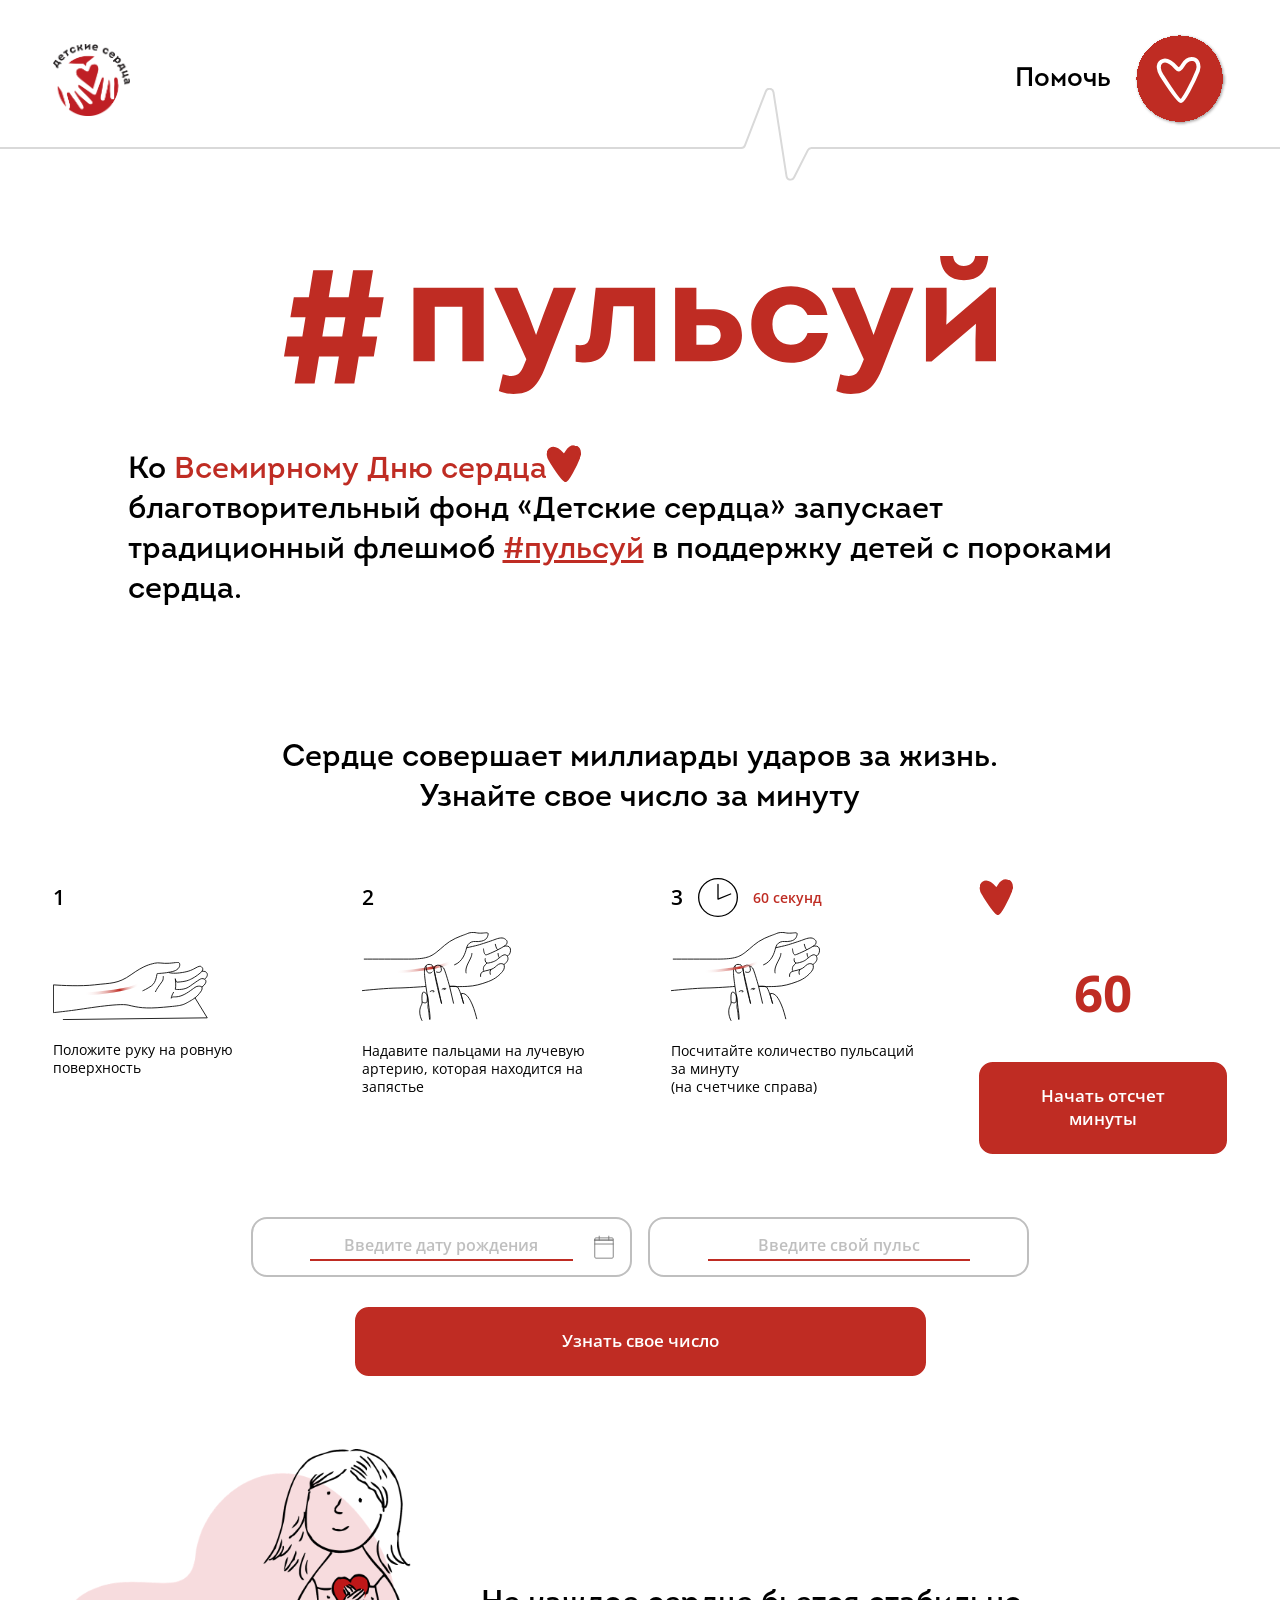
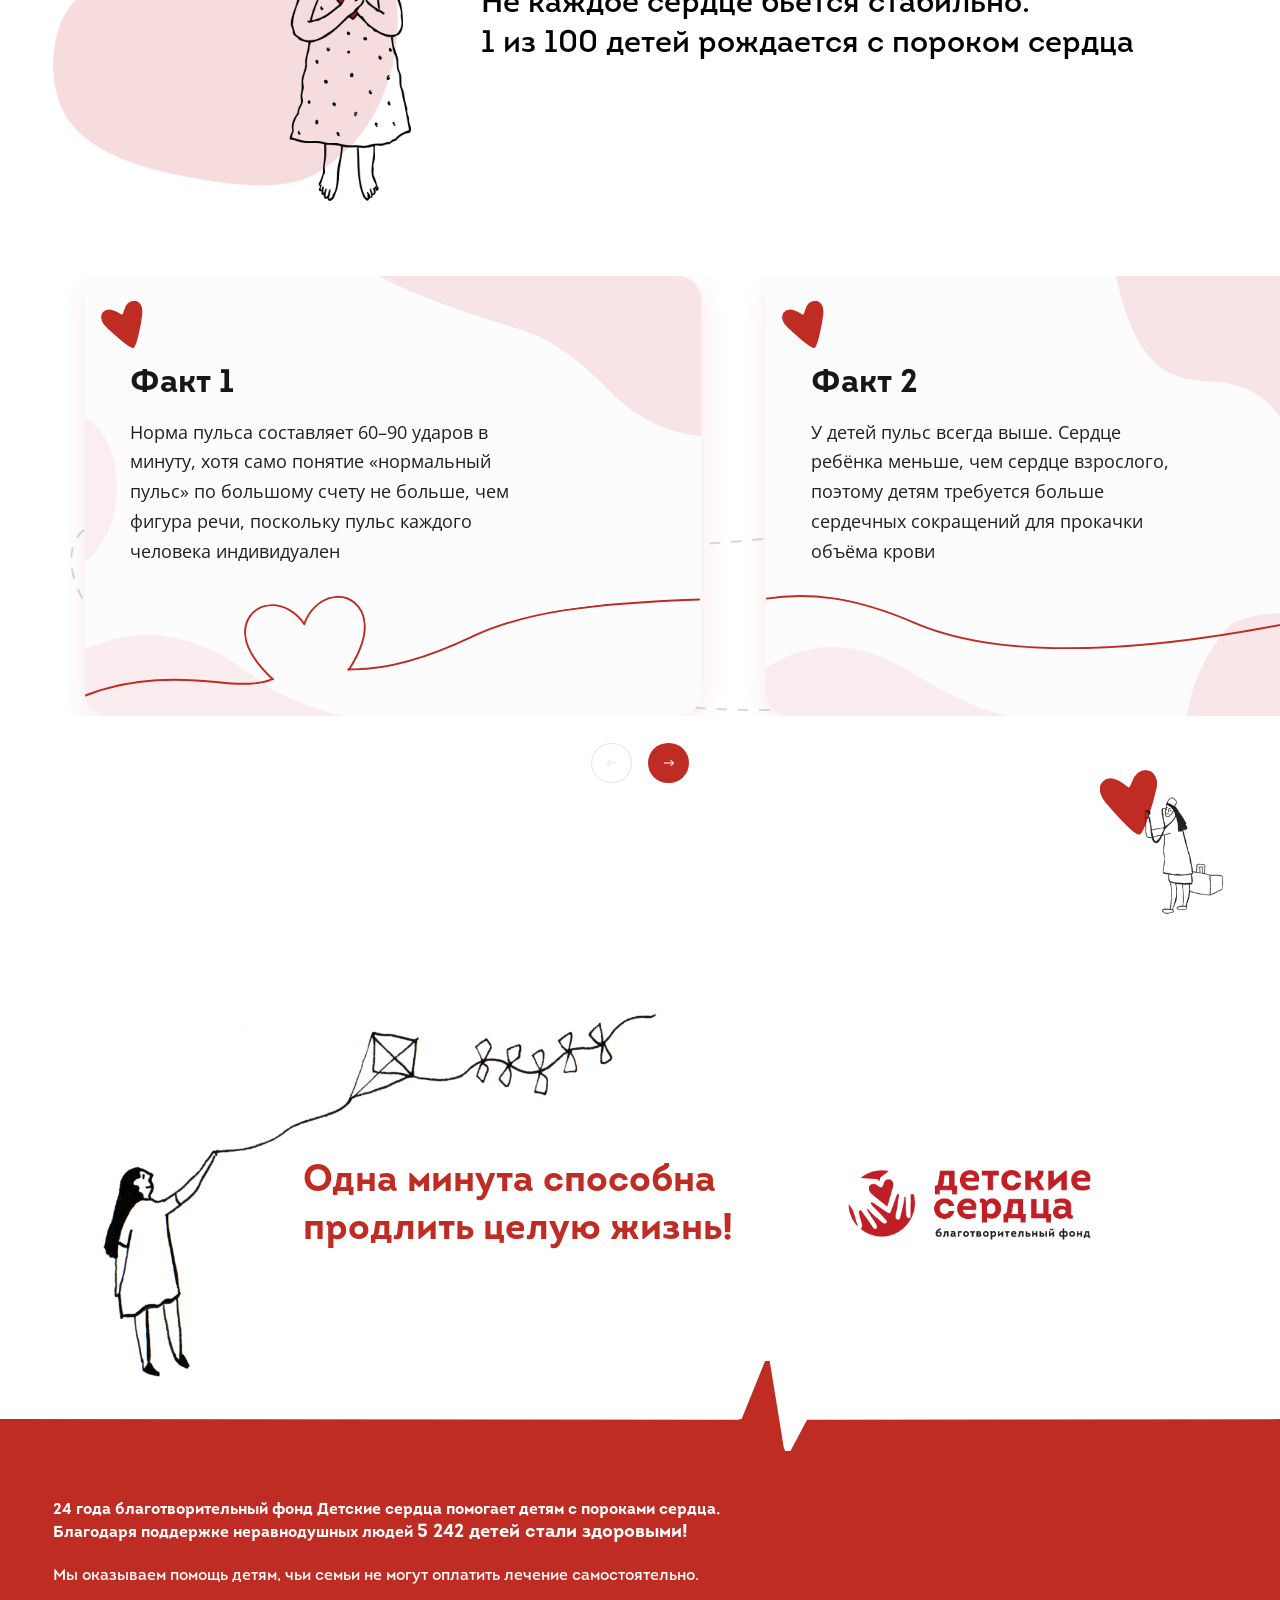
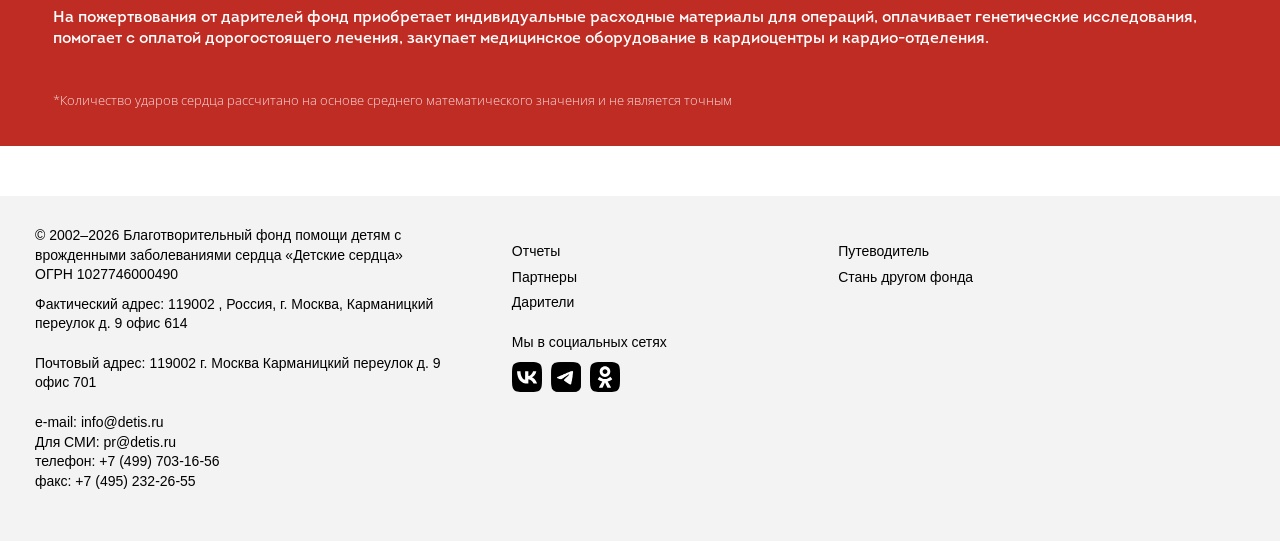
<file: index.html>
<!doctype html>
<html lang="ru">
  <head>
    <meta charset="utf-8" />
    <meta name="viewport" content="width=device-width, initial-scale=1" />
    <title>
      #пульсуй — подари минуту своего ритма ребёнку с пороком сердца | Детские
      сердца
    </title>
    <meta
      name="description"
      content="Флешмоб #пульсуй ко Всемирному Дню сердца: узнайте свой пульс за минуту и подарите минуту его ритма ребёнку с пороком сердца. Благотворительный фонд «Детские сердца»."
    />
    <link rel="canonical" href="https://detis.ru/puls/" />
    <meta
      name="robots"
      content="index, follow, max-image-preview:large, max-snippet:-1"
    />
    <meta name="theme-color" content="#bf2c23" />

    <!-- Open Graph -->
    <meta property="og:type" content="website" />
    <meta
      property="og:site_name"
      content="Благотворительный фонд «Детские сердца»"
    />
    <meta property="og:locale" content="ru_RU" />
    <meta property="og:url" content="https://detis.ru/puls/" />
    <meta
      property="og:title"
      content="#пульсуй — подари минуту своего ритма ребёнку с пороком сердца"
    />
    <meta
      property="og:description"
      content="Флешмоб #пульсуй ко Всемирному Дню сердца: узнайте свой пульс за минуту и подарите минуту его ритма ребёнку с пороком сердца."
    />
    <meta
      property="og:image"
      content="https://detis.ru/puls/assets/og-image.jpg"
    />
    <meta property="og:image:width" content="1200" />
    <meta property="og:image:height" content="630" />
    <meta
      property="og:image:alt"
      content="Флешмоб #пульсуй — фонд «Детские сердца»"
    />

    <!-- Twitter -->
    <meta name="twitter:card" content="summary_large_image" />
    <meta
      name="twitter:title"
      content="#пульсуй — подари минуту своего ритма ребёнку с пороком сердца"
    />
    <meta
      name="twitter:description"
      content="Узнайте свой пульс за минуту и подарите минуту его ритма ребёнку с пороком сердца."
    />
    <meta
      name="twitter:image"
      content="https://detis.ru/puls/assets/og-image.jpg"
    />

    <!-- Верификация панелей вебмастеров: значения вставит команда фонда (см. README-seo.md) -->
    <!-- <meta name="google-site-verification" content="ЗАПОЛНИТЬ" /> -->
    <!-- <meta name="yandex-verification" content="ЗАПОЛНИТЬ" /> -->

    <!-- Растровые иконки добавит команда фонда (см. README-seo.md, п. A4):
    <link rel="icon" href="/favicon.ico" sizes="any" />
    <link rel="apple-touch-icon" href="assets/apple-touch-icon.png" /> -->
    <!-- Yandex.Metrika counter -->
    <script type="text/javascript">
      (function (m, e, t, r, i, k, a) {
        m[i] =
          m[i] ||
          function () {
            (m[i].a = m[i].a || []).push(arguments);
          };
        m[i].l = 1 * new Date();
        for (var j = 0; j < document.scripts.length; j++) {
          if (document.scripts[j].src === r) {
            return;
          }
        }
        ((k = e.createElement(t)),
          (a = e.getElementsByTagName(t)[0]),
          (k.async = 1),
          (k.src = r),
          a.parentNode.insertBefore(k, a));
      })(
        window,
        document,
        "script",
        "https://mc.yandex.ru/metrika/tag.js?id=112357429",
        "ym",
      );
      ym(112357429, "init", {
        ssr: true,
        webvisor: true,
        clickmap: true,
        ecommerce: "dataLayer",
        referrer: document.referrer,
        url: location.href,
        accurateTrackBounce: true,
        trackLinks: true,
      });
    </script>
    <noscript
      ><div>
        <img
          src="https://mc.yandex.ru/watch/112357429"
          style="position: absolute; left: -9999px"
          alt=""
        /></div
    ></noscript>
    <!-- /Yandex.Metrika counter -->
    <link rel="preconnect" href="https://fonts.googleapis.com" />
    <link rel="preconnect" href="https://fonts.gstatic.com" crossorigin />
    <link
      href="https://fonts.googleapis.com/css2?family=Inter:wght@400;600;700&amp;display=swap"
      rel="stylesheet"
    />
    <link rel="stylesheet" href="styles.css" />
    <script async src="https://cdn.mixplat.ru/widget/v3/widget.js"></script>
    <script
      src="https://widgets.donation.ru/wloader/2c202b1d-9f3a-443c-ae65-06a1cbe11c02/wloader.js"
      async
    ></script>
    <style type="text/css">
      #d7platformRedirector-container {
        display: none;
      }
    </style>

    <script type="application/ld+json">
      {
        "@context": "https://schema.org",
        "@graph": [
          {
            "@type": "NGO",
            "@id": "https://detis.ru/#organization",
            "name": "Благотворительный фонд помощи детям с врождёнными заболеваниями сердца «Детские сердца»",
            "alternateName": "Фонд «Детские сердца»",
            "url": "https://detis.ru/",
            "logo": "https://detis.ru/puls/assets/ds_logo.png",
            "email": "info@detis.ru",
            "telephone": "+7-499-703-16-56",
            "taxID": "7704244292",
            "vatID": "1027746000490",
            "address": {
              "@type": "PostalAddress",
              "addressCountry": "RU",
              "addressLocality": "Москва",
              "postalCode": "119002",
              "streetAddress": "Карманицкий переулок, д. 9"
            },
            "sameAs": [
              "https://vk.com/club15481908",
              "https://t.me/detis_ru",
              "https://ok.ru/group/55071932416244"
            ]
          },
          {
            "@type": "WebPage",
            "@id": "https://detis.ru/puls/#webpage",
            "url": "https://detis.ru/puls/",
            "name": "#пульсуй — подари минуту своего ритма ребёнку с пороком сердца",
            "inLanguage": "ru-RU",
            "description": "Флешмоб #пульсуй ко Всемирному Дню сердца: узнайте свой пульс за минуту и подарите минуту его ритма ребёнку с пороком сердца.",
            "isPartOf": { "@id": "https://detis.ru/#website" },
            "about": { "@id": "https://detis.ru/#organization" },
            "primaryImageOfPage": "https://detis.ru/puls/assets/og-image.jpg"
          },
          {
            "@type": "WebSite",
            "@id": "https://detis.ru/#website",
            "url": "https://detis.ru/",
            "name": "Благотворительный фонд «Детские сердца»",
            "inLanguage": "ru-RU",
            "publisher": { "@id": "https://detis.ru/#organization" }
          },
          {
            "@type": "Event",
            "name": "Флешмоб #пульсуй",
            "description": "Традиционный флешмоб фонда «Детские сердца» ко Всемирному Дню сердца в поддержку детей с пороками сердца.",
            "startDate": "2026-09-01",
            "endDate": "2026-09-30",
            "eventAttendanceMode": "https://schema.org/OnlineEventAttendanceMode",
            "eventStatus": "https://schema.org/EventScheduled",
            "url": "https://detis.ru/puls/",
            "image": "https://detis.ru/puls/assets/og-image.jpg",
            "location": {
              "@type": "VirtualLocation",
              "url": "https://detis.ru/puls/"
            },
            "organizer": { "@id": "https://detis.ru/#organization" }
          }
        ]
      }
    </script>
  </head>
  <body>
    <header class="header">
      <div class="container header__inner">
        <a class="header__logo" href="/">
          <img
            src="assets/ds_logo.png"
            alt="Благотворительный фонд «Детские сердца»"
          />
        </a>
        <a class="header__help" href="#donate">
          <span>Помочь</span>
          <img src="assets/frame7.svg" alt="" aria-hidden="true" />
        </a>
      </div>
      <img
        class="header__pulse"
        src="assets/vector39.svg"
        alt=""
        aria-hidden="true"
      />
    </header>

    <main>
      <!-- ===== Экран 1 — об акции ===== -->
      <section class="hero container" id="about">
        <h1 class="hero__title">
          <img src="assets/group23.svg" alt="" aria-hidden="true" />
          <span class="visually-hidden"
            >#пульсуй — флешмоб благотворительного фонда «Детские сердца» ко
            Всемирному Дню сердца в поддержку детей с пороками сердца</span
          >
        </h1>
        <p class="hero__lead">
          Ко <span class="accent">Всемирному Дню сердца</span
          ><img
            class="hero__heart"
            src="assets/vector66.svg"
            alt=""
            aria-hidden="true"
          /><br class="br-lg" />
          благотворительный фонд «Детские сердца» запускает традиционный флешмоб
          <a
            class="accent"
            href="https://vk.ru/feed?q=%23%D0%9F%D1%83%D0%BB%D1%8C%D1%81%D1%83%D0%B9&amp;section=search"
            target="_blank"
            rel="noopener"
            >#пульсуй</a
          >
          в поддержку детей с пороками сердца.
        </p>
        <p class="hero__sub">
          Сердце совершает миллиарды ударов за жизнь.<br class="br-lg" />
          Узнайте свое число за минуту
        </p>
      </section>

      <!-- ===== Экран 2 — инструкция, отсчёт минуты и форма ===== -->
      <section
        class="steps container"
        id="measure"
        aria-label="Как измерить пульс"
      >
        <button
          type="button"
          class="steps__toggle"
          id="steps-toggle"
          aria-expanded="false"
          aria-controls="step-1 step-2 step-3"
        >
          Как измерить пульс
          <svg
            class="steps__toggle-icon"
            width="10"
            height="6"
            viewBox="0 0 10 6"
            fill="none"
            aria-hidden="true"
          >
            <path
              d="M1 1L5 5L9 1"
              stroke="currentColor"
              stroke-width="1.5"
              stroke-linecap="round"
              stroke-linejoin="round"
            />
          </svg>
        </button>
        <ol class="steps__list">
          <li class="step step--collapsible" id="step-1">
            <div class="step__head"><span class="step__num">1</span></div>
            <div class="step__pic step__pic--1">
              <span class="step__figure"
                ><img
                  src="assets/group5.svg"
                  alt="Рука лежит на ровной поверхности"
              /></span>
            </div>
            <p class="step__text">Положите руку на ровную поверхность</p>
          </li>
          <li class="step step--collapsible" id="step-2">
            <div class="step__head"><span class="step__num">2</span></div>
            <div class="step__pic step__pic--2">
              <span class="step__figure"
                ><img
                  src="assets/group6.svg"
                  alt="Пальцы прижаты к лучевой артерии"
              /></span>
            </div>
            <p class="step__text">
              Надавите пальцами на лучевую артерию, которая находится на
              запястье
            </p>
          </li>
          <li class="step step--collapsible" id="step-3">
            <div class="step__head">
              <span class="step__num">3</span>
              <img
                class="step__clock"
                src="assets/group.svg"
                alt=""
                aria-hidden="true"
              />
              <span class="step__hint">60 секунд</span>
            </div>
            <div class="step__pic step__pic--3">
              <span class="step__figure">
                <img
                  src="assets/vector53.svg"
                  alt="Подсчёт пульсаций на запястье"
                />
                <img
                  class="step__doodle"
                  src="assets/vector52.svg"
                  alt=""
                  aria-hidden="true"
                />
              </span>
            </div>
            <p class="step__text">
              Посчитайте количество пульсаций за минуту<br />(на счетчике
              справа)
            </p>
          </li>
          <li class="step step--timer">
            <div class="step__head">
              <span class="step__num" style="background: none"
                ><img
                  class="hero__heart"
                  src="assets/vector66.svg"
                  alt=""
                  aria-hidden="true"
              /></span>
            </div>
            <p
              class="step__ring"
              id="timer-display"
              role="timer"
              aria-live="off"
            >
              <svg
                class="step__ring-svg"
                viewBox="0 0 120 120"
                aria-hidden="true"
              >
                <circle
                  class="step__ring-track"
                  cx="60"
                  cy="60"
                  r="50"
                ></circle>
                <circle
                  class="step__ring-progress"
                  cx="60"
                  cy="60"
                  r="50"
                ></circle>
              </svg>
              <span class="step__ring-value">60</span>
              <!-- Единица измерения рядом с числом — только в мобильном макете -->
              <span class="step__ring-unit">секунд</span>
            </p>
            <button class="btn" type="button" id="timer-btn" data-state="idle">
              Начать отсчет минуты
            </button>
            <button
              class="link-btn step__reset"
              type="button"
              id="timer-reset"
              hidden
            >
              Начать заново
            </button>
            <p
              class="step__status"
              id="timer-status"
              role="status"
              aria-live="polite"
            ></p>
          </li>
        </ol>

        <!-- Форма: дата рождения + пульс в покое -->
        <form class="form" id="pulse-form" novalidate>
          <div class="field-wrap">
            <div class="field field--date">
              <label class="field__label visually-hidden" for="birthday"
                >Дата рождения</label
              >
              <input
                class="field__input"
                type="text"
                id="birthday"
                name="birthday"
                placeholder="Введите дату рождения"
                inputmode="numeric"
                autocomplete="bday"
                maxlength="10"
                aria-describedby="birthday-hint birthday-error"
                required
              />
              <span class="field__picker">
                <img src="assets/calendar.svg" alt="" aria-hidden="true" />
                <!-- Нативный календарь: прозрачный input поверх иконки —
                 работает во всех мобильных браузерах без showPicker() -->
                <input
                  class="field__native"
                  type="date"
                  id="birthday-native"
                  tabindex="-1"
                  aria-label="Выбрать дату рождения в календаре"
                />
              </span>
            </div>
            <p class="field__error" id="birthday-error" role="alert"></p>
          </div>

          <div class="field-wrap">
            <div class="field field--pulse">
              <label class="field__label visually-hidden" for="pulse"
                >Пульс в покое, ударов в минуту</label
              >
              <input
                class="field__input"
                type="text"
                id="pulse"
                name="pulse"
                placeholder="Введите свой пульс"
                inputmode="numeric"
                maxlength="3"
                aria-describedby="pulse-error pulse-hint"
                required
              />
            </div>
            <p class="field__error" id="pulse-error" role="alert"></p>
          </div>

          <div class="form__submit">
            <button class="btn btn--wide" type="submit">
              Узнать свое число
            </button>
          </div>
        </form>
      </section>

      <!-- ===== Экран 3 — персональный результат ===== -->
      <section
        class="counter is-locked"
        id="result"
        aria-labelledby="result-caption"
        hidden
      >
        <p class="counter__num" id="result-number">
          <span class="counter__value">0</span>
        </p>
        <p class="counter__caption" id="result-caption">
          Столько ударов уже сделало ваше сердце<sup>*</sup>
        </p>
        <button
          class="counter__share"
          type="button"
          data-share="result"
          aria-label="Поделиться своим результатом"
        >
          <img src="assets/frame33.svg" alt="" aria-hidden="true" />
        </button>
      </section>

      <!-- ===== Кому нужна помощь ===== -->
      <section class="fact container">
        <div class="fact__pic pic">
          <img src="assets/image2.png" alt="Девочка держит в руках сердце" />
        </div>
        <div class="fact__side">
          <p class="fact__text">
            Не каждое сердце бьется стабильно.
            <br class="br-lg" />1&nbsp;из&nbsp;100 детей рождается с пороком
            сердца
          </p>
          <div class="result container is-locked" id="donate" hidden>
            <p class="result__pulse">
              Ваш пульс — <span id="donate-pulse">72 удара</span> в минуту
            </p>
            <div class="donate">
              <button
                class="donate__btn"
                type="button"
                data-minutes-step="-1"
                aria-label="Уменьшить количество минут"
              >
                <img src="assets/group18.svg" alt="" aria-hidden="true" />
              </button>
              <button class="btn donate__label" type="button" data-open-donate>
                Подарить
                <span id="donate-minutes">1 минуту</span> детскому&nbsp;сердцу
              </button>
              <button
                class="donate__btn"
                type="button"
                data-minutes-step="1"
                aria-label="Увеличить количество минут"
              >
                <img src="assets/group19.svg" alt="" aria-hidden="true" />
              </button>
            </div>
          </div>
        </div>
      </section>

      <!-- ===== Пожертвование ===== -->
      <section class="result container is-locked" style="margin-top: 8px;" id="donate">
        <!-- <div class="progress">
          <div class="progress__track">
            <div
              class="progress__bar"
              style="--value: 41.8%"
              role="progressbar"
              aria-valuenow="128541"
              aria-valuemin="0"
              aria-valuemax="307000"
            >
              <span>Собрано <b>128 541 ₽</b></span>
            </div>
          </div>
        </div> -->

        <div
          id="d3a18150-a6cb-4ad5-b962-4424a75c778f"
          data-type="mixplat-stat"
        ></div>
      </section>

      <!-- ===== Факты о сердце ===== -->
      <section class="facts" id="facts" aria-label="Факты о пульсе">
        <div class="facts__stage">
          <img
            class="facts__wave"
            src="assets/vector41.svg"
            alt=""
            aria-hidden="true"
          />
          <ul class="facts__track" id="facts-track">
            <li class="card" id="fact-1">
              <div
                class="card__deco"
                style="left: 47.669%; top: 0%; width: 52.338%; height: 36.389%"
              >
                <img src="assets/vector2.svg" alt="" />
              </div>
              <div
                class="card__deco"
                style="left: 0%; top: 32.142%; width: 5.165%; height: 32.781%"
              >
                <img src="assets/vector3.svg" alt="" />
              </div>
              <div
                class="card__deco"
                style="left: 0%; top: 81.556%; width: 41.985%; height: 18.443%"
              >
                <img src="assets/vector4.svg" alt="" />
              </div>
              <div
                class="card__deco card__rot"
                style="
                  left: -3.124%;
                  top: 72.152%;
                  width: 103.446%;
                  height: 25.813%;
                "
              >
                <img
                  src="assets/vector5.svg"
                  alt=""
                  style="
                    width: 100.433%;
                    height: 31.44%;
                    transform: rotate(-7.22deg);
                  "
                />
              </div>
              <div
                class="card__deco card__rot"
                style="
                  left: 25.453%;
                  top: 72.152%;
                  width: 20.818%;
                  height: 20.064%;
                "
              >
                <img
                  src="assets/vector6.svg"
                  alt=""
                  style="
                    width: 95.024%;
                    height: 85.783%;
                    transform: rotate(-7.22deg);
                  "
                />
              </div>
              <div
                class="card__deco card__rot"
                style="
                  left: 2.684%;
                  top: 5.785%;
                  width: 7.037%;
                  height: 10.801%;
                "
              >
                <img
                  src="assets/group1.svg"
                  alt=""
                  style="
                    width: 96.574%;
                    height: 98.05%;
                    transform: rotate(-6deg);
                  "
                />
              </div>
              <h3 class="card__title">Факт 1</h3>
              <p class="card__text">
                Норма пульса составляет 60–90 ударов в минуту, хотя само понятие
                «нормальный пульс» по большому счету не больше, чем фигура речи,
                поскольку пульс каждого человека индивидуален
              </p>
            </li>
            <li class="card" id="fact-2">
              <div
                class="card__deco"
                style="left: 56.86%; top: 0%; width: 43.147%; height: 52.289%"
              >
                <img src="assets/vector8.svg" alt="" />
              </div>
              <div
                class="card__deco"
                style="left: 0%; top: 84.301%; width: 39.414%; height: 15.699%"
              >
                <img src="assets/vector9.svg" alt="" />
              </div>
              <div
                class="card__deco"
                style="
                  left: 68.385%;
                  top: 76.671%;
                  width: 31.622%;
                  height: 23.329%;
                "
              >
                <img src="assets/vector10.svg" alt="" />
              </div>
              <div
                class="card__deco"
                style="
                  left: -2.805%;
                  top: 72.431%;
                  width: 103.66%;
                  height: 12.396%;
                "
              >
                <img src="assets/vector11.svg" alt="" />
              </div>
              <div
                class="card__deco card__rot"
                style="
                  left: 2.684%;
                  top: 5.785%;
                  width: 7.037%;
                  height: 10.801%;
                "
              >
                <img
                  src="assets/group2.svg"
                  alt=""
                  style="
                    width: 96.574%;
                    height: 98.05%;
                    transform: rotate(-6deg);
                  "
                />
              </div>
              <h3 class="card__title">Факт 2</h3>
              <p class="card__text">
                У детей пульс всегда выше. Сердце ребёнка меньше, чем сердце
                взрослого, поэтому детям требуется больше сердечных сокращений
                для прокачки объёма крови
              </p>
            </li>
            <li class="card" id="fact-3">
              <div
                class="card__deco"
                style="left: 55.225%; top: 0%; width: 44.782%; height: 47.06%"
              >
                <img src="assets/vector13.svg" alt="" />
              </div>
              <div
                class="card__deco"
                style="left: 0%; top: 82.787%; width: 37.621%; height: 17.213%"
              >
                <img src="assets/vector14.svg" alt="" />
              </div>
              <div
                class="card__deco card__rot"
                style="
                  left: 45.481%;
                  top: 59.588%;
                  width: 71.171%;
                  height: 87.377%;
                "
              >
                <img
                  src="assets/vector15.svg"
                  alt=""
                  style="
                    width: 32.5%;
                    height: 115.444%;
                    transform: rotate(-127.79deg);
                  "
                />
              </div>
              <div
                class="card__deco"
                style="
                  left: -2.809%;
                  top: 69.496%;
                  width: 106.114%;
                  height: 11.93%;
                "
              >
                <img src="assets/vector16.svg" alt="" />
              </div>
              <div
                class="card__deco card__rot"
                style="
                  left: 2.684%;
                  top: 5.785%;
                  width: 7.037%;
                  height: 10.801%;
                "
              >
                <img
                  src="assets/group3.svg"
                  alt=""
                  style="
                    width: 96.574%;
                    height: 98.05%;
                    transform: rotate(-6deg);
                  "
                />
              </div>
              <h3 class="card__title">Факт 3</h3>
              <p class="card__text">
                Для спортсмена высокой квалификации пульс 40–50 ударов в минуту
                — норма. Так работает натренированное сердце
              </p>
            </li>
            <li class="card" id="fact-4">
              <div
                class="card__deco"
                style="left: 55.687%; top: 0%; width: 44.32%; height: 34.97%"
              >
                <img src="assets/vector18.svg" alt="" />
              </div>
              <div
                class="card__deco"
                style="left: 0%; top: 77.617%; width: 43.384%; height: 22.382%"
              >
                <img src="assets/vector19.svg" alt="" />
              </div>
              <div
                class="card__deco"
                style="
                  left: 75.264%;
                  top: 70.59%;
                  width: 24.742%;
                  height: 29.41%;
                "
              >
                <img src="assets/vector20.svg" alt="" />
              </div>
              <div
                class="card__deco"
                style="
                  left: 78.354%;
                  top: 4.628%;
                  width: 22.708%;
                  height: 22.873%;
                "
              >
                <img src="assets/vector21.svg" alt="" />
              </div>
              <div
                class="card__deco"
                style="
                  left: 0.076%;
                  top: 68.824%;
                  width: 52.929%;
                  height: 13.411%;
                "
              >
                <img src="assets/vector22.svg" alt="" />
              </div>
              <div
                class="card__deco"
                style="left: 52.45%; top: 57.45%; width: 47.59%; height: 27.64%"
              >
                <img src="assets/vector23.svg" alt="" />
              </div>
              <div
                class="card__deco card__rot"
                style="
                  left: 2.684%;
                  top: 5.785%;
                  width: 7.037%;
                  height: 10.801%;
                "
              >
                <img
                  src="assets/group3.svg"
                  alt=""
                  style="
                    width: 96.574%;
                    height: 98.05%;
                    transform: rotate(-6deg);
                  "
                />
              </div>
              <h3 class="card__title">Факт 4</h3>
              <p class="card__text">
                В положении лёжа частота сердечных сокращений замедляется, а в
                положении стоя и сидя кровь движется быстрее
              </p>
            </li>
            <li class="card" id="fact-5">
              <div
                class="card__deco"
                style="left: 56.939%; top: 0%; width: 43.068%; height: 39.43%"
              >
                <img src="assets/vector25.svg" alt="" />
              </div>
              <div
                class="card__deco"
                style="
                  left: 77.103%;
                  top: 2.677%;
                  width: 23.954%;
                  height: 28.764%;
                "
              >
                <img src="assets/vector26.svg" alt="" />
              </div>
              <div
                class="card__deco"
                style="left: 0%; top: 79.167%; width: 37.08%; height: 20.833%"
              >
                <img src="assets/vector27.svg" alt="" />
              </div>
              <div
                class="card__deco"
                style="
                  left: 71.419%;
                  top: 76.47%;
                  width: 28.588%;
                  height: 23.53%;
                "
              >
                <img src="assets/vector28.svg" alt="" />
              </div>
              <div
                class="card__deco"
                style="
                  left: -2.806%;
                  top: 74.04%;
                  width: 103.894%;
                  height: 9.982%;
                "
              >
                <img src="assets/vector29.svg" alt="" />
              </div>
              <div
                class="card__deco card__rot"
                style="
                  left: 2.684%;
                  top: 5.785%;
                  width: 7.037%;
                  height: 10.801%;
                "
              >
                <img
                  src="assets/group3.svg"
                  alt=""
                  style="
                    width: 96.574%;
                    height: 98.05%;
                    transform: rotate(-6deg);
                  "
                />
              </div>
              <h3 class="card__title">Факт 5</h3>
              <p class="card__text">
                Пульс — важный показатель работы не только сердца, но и всего
                организма. Измеряйте его время от времени в спокойном состоянии.
                Это поможет вовремя заметить скрытые проблемы со здоровьем
              </p>
            </li>
          </ul>
        </div>

        <div class="facts__nav">
          <button
            class="nav-btn nav-btn--prev"
            type="button"
            aria-label="Предыдущий факт"
            data-dir="-1"
          >
            <img src="assets/arrow2.svg" alt="" aria-hidden="true" />
          </button>
          <!-- Точки-индикаторы (мобильный макет): кнопки подставляются скриптом -->
          <div class="facts__dots" id="facts-dots"></div>
          <button
            class="nav-btn nav-btn--next"
            type="button"
            aria-label="Следующий факт"
            data-dir="1"
          >
            <img src="assets/arrow1.svg" alt="" aria-hidden="true" />
          </button>

          <div class="facts__heart" aria-hidden="true">
            <img src="assets/vector65.svg" alt="" />
          </div>
          <div class="facts__girl" aria-hidden="true">
            <img src="assets/img12.png" alt="" />
          </div>
        </div>
      </section>

      <!-- ===== Персональная share-карточка ===== -->
      <section class="lifetime is-locked" id="personal-card" hidden>
        <div class="lifetime__hearts" aria-hidden="true">
          <img src="assets/heart8.png" alt="" />
          <img src="assets/heart8.png" alt="" />
          <img src="assets/heart8.png" alt="" />
          <img src="assets/heart8.png" alt="" />
          <img src="assets/heart8.png" alt="" />
          <img src="assets/heart8.png" alt="" />
          <img src="assets/heart8.png" alt="" />
          <img src="assets/heart8.png" alt="" />
        </div>
        <p class="lifetime__title">За всю жизнь мое сердце сделало</p>
        <p class="lifetime__num" id="personal-number">
          <span class="counter__value">0</span>
        </p>
        <p class="lifetime__text">
          ударов. Сегодня я подарил минуту <br class="br-lg" />его ритма ребенку
          с пороком сердца<sup>*</sup>
        </p>
        <button class="lifetime__cta" type="button" data-share="final">
          <span
            >Подари минуту сердцу
            <span class="lifetime__hash">#</span>пульсуй</span
          >
          <img src="assets/frame34.svg" alt="" aria-hidden="true" />
        </button>
      </section>

      <section class="outro container">
        <div class="outro__girl pic">
          <img src="assets/img2.png" alt="Девочка запускает воздушного змея" />
        </div>
        <div class="outro__row">
          <p class="outro__text">Одна минута способна продлить целую жизнь!</p>
          <div class="outro__logo">
            <img
              src="assets/ds_logo.square.png"
              alt="Благотворительный фонд «Детские сердца»"
            />
          </div>
        </div>
      </section>
    </main>

    <footer class="footer">
      <div class="container">
        <p class="footer__head">
          24 года благотворительный фонд Детские сердца помогает детям с
          пороками сердца.<br />
          Благодаря поддержке неравнодушных людей
          <strong>5&nbsp;242 детей стали здоровыми!</strong>
        </p>
        <p class="footer__lead">
          Мы оказываем помощь детям, чьи семьи не могут оплатить лечение
          самостоятельно.
        </p>
        <p class="footer__lead">
          На пожертвования от дарителей фонд приобретает индивидуальные
          расходные материалы для операций, оплачивает генетические
          исследования, помогает с оплатой дорогостоящего лечения, закупает
          медицинское оборудование в кардиоцентры и кардио-отделения.
        </p>
        <p class="footer__note">
          *Количество ударов сердца рассчитано на основе среднего
          математического значения и не является точным
        </p>
      </div>
    </footer>

    <!-- ===== Подвал detis.ru (footernew) ===== -->
    <div class="footernew">
      <div class="inner">
        <div class="cell">
          <div>
            <p>
              © 2002–2026 Благотворительный фонд помощи детям с врожденными
              заболеваниями сердца «Детские сердца»<br />ОГРН 1027746000490
            </p>
            <p>
              Фактический адрес: 119002 , Россия, г. Москва, Карманицкий
              переулок д. 9 офис 614
            </p>
          </div>
          <div>
            <p>
              Почтовый адрес: 119002 г. Москва Карманицкий переулок д. 9 офис
              701
            </p>
          </div>
          <div>
            <p>
              e-mail: info@detis.ru<br />
              Для СМИ: pr@detis.ru<br />
              телефон:
              <a href="tel:+74997031656" class="fphone">+7 (499) 703-16-56</a
              ><br />
              факс: +7 (495) 232-26-55
            </p>
          </div>
        </div>
        <div class="cell soc">
          <div>
            <ul>
              <li><a href="https://detis.ru/about/reports/">Отчеты</a></li>
              <li><a href="https://detis.ru/partners/">Партнеры</a></li>
              <li><a href="https://detis.ru/donors/">Дарители</a></li>
            </ul>
          </div>
          <div>
            <p>Мы в социальных сетях</p>
            <div class="social">
              <a
                href="http://vk.com/club15481908"
                class="vk_new"
                target="_blank"
                rel="noopener"
                title="Вконтакте: Благотворительный фонд Детские сердца"
              ></a>
              <a
                href="https://t.me/detis_ru"
                class="tg_new"
                target="_blank"
                rel="noopener"
                title="Telegram: фонд Детские сердца"
              ></a>
              <a
                href="https://ok.ru/group/55071932416244"
                class="ok_new"
                target="_blank"
                rel="noopener"
                title="OK: фонд Детские сердца"
              ></a>
            </div>
          </div>
        </div>
        <div class="cell">
          <div>
            <ul>
              <li>
                <a href="https://detis.ru/putevoditel/">Путеводитель</a>
              </li>
              <li>
                <a href="https://detis.ru/become_friend/">Cтань другом фонда</a>
              </li>
            </ul>
          </div>
        </div>
      </div>
    </div>

    <!-- ===== Поп-ап пожертвования ===== -->
    <div class="modal" id="donate-modal" hidden>
      <div class="modal__overlay" data-close-modal></div>
      <div
        class="modal__dialog"
        role="dialog"
        aria-modal="true"
        aria-labelledby="donate-modal-title"
      >
        <button
          class="modal__close"
          type="button"
          data-close-modal
          aria-label="Закрыть"
        >
          &times;
        </button>

        <p class="modal__title" id="donate-modal-title">
          Подарите минуту своего ритма
        </p>
        <p class="modal__lead">
          Ваш пульс — <b id="modal-pulse">72</b> удара в минуту. Одна минута
          вашего сердца — <b id="modal-rate">72 ₽</b> для ребенка с пороком
          сердца.
        </p>

        <div
          class="minutes"
          id="minutes-options"
          role="radiogroup"
          aria-label="Сколько времени подарить"
        >
          <!-- Кнопки вариантов подставляются скриптом:
           1 минута, 5 минут, 10 минут, 1 час и «выбрать время» -->
        </div>

        <div class="custom-time" id="custom-time" hidden>
          <label class="custom-time__label" for="custom-minutes"
            >Сколько минут подарить</label
          >
          <input
            class="custom-time__input"
            id="custom-minutes"
            type="number"
            inputmode="numeric"
            min="1"
            step="1"
            value="15"
          />
        </div>

        <p class="modal__sum">
          <span>Сумма пожертвования</span>
          <b id="donate-sum">72 ₽</b>
        </p>

        <!-- Сообщения платёжной формы MixPlat (ошибки/статусы) -->
        <div class="pay-slot" id="pay-slot" hidden></div>

        <button class="btn btn--wide" type="button" id="mixplat_widget">
          Подарить
        </button>
        <p class="modal__note">Оплата проходит на защищённой форме MixPlat.</p>
      </div>
    </div>

    <!-- ===== Поп-ап «Помочь» — платёжная форма фонда ===== -->
    <div class="modal" id="help-modal" hidden>
      <div class="modal__overlay" data-close-modal></div>
      <div
        class="modal__dialog modal__dialog--help"
        role="dialog"
        aria-modal="true"
        aria-labelledby="help-modal-title"
      >
        <button
          class="modal__close"
          type="button"
          data-close-modal
          aria-label="Закрыть"
        >
          &times;
        </button>
        <p class="modal__title" id="help-modal-title">Помочь фонду</p>
        <mixplat-form
          id="eb375265-beff-4322-8814-6edfc87360aa"
          data-type="mixplat-form"
          data-tid="18238"
        ></mixplat-form>
      </div>
    </div>

    <!-- ===== Поп-ап share-карточки ===== -->
    <div class="modal" id="share-modal" hidden>
      <div class="modal__overlay" data-close-modal></div>
      <div
        class="modal__dialog modal__dialog--share"
        role="dialog"
        aria-modal="true"
        aria-labelledby="share-modal-title"
      >
        <button
          class="modal__close"
          type="button"
          data-close-modal
          aria-label="Закрыть"
        >
          &times;
        </button>
        <div class="modal__scroll">
          <p class="modal__title" id="share-modal-title">Ваша карточка</p>
          <div class="share-preview">
            <img
              id="share-image"
              alt="Персональная карточка с количеством ударов вашего сердца"
            />
          </div>
          <p class="share-text" id="share-text"></p>
          <div class="share-actions">
            <button class="btn" type="button" id="share-native" hidden>
              Поделиться
            </button>
            <a class="btn btn--ghost" id="share-download" download="pulsuy.png"
              >Скачать картинку</a
            >
            <button class="btn btn--ghost" type="button" id="share-copy">
              Скопировать текст
            </button>
          </div>
          <p
            class="share-status"
            id="share-status"
            role="status"
            aria-live="polite"
          ></p>
        </div>
      </div>
    </div>

    <script src="script.js"></script>
  </body>
</html>
</file>
<file: styles.css>
/* Пульсуй_2026 — вёрстка по макету Figma (node 2001:465).
   Поточная вёрстка: секции, flex/grid, адаптивные размеры.
   Эталонная ширина макета — 1920px, размеры переведены в clamp()/проценты. */

/* ---------- Шрифты ---------- */
@font-face {
  font-family: "Intro";
  src: url("fonts/INTRO-REGULAR.OTF") format("opentype");
  font-weight: 400;
  font-style: normal;
  font-display: swap;
}
@font-face {
  font-family: "Intro";
  src: url("fonts/INTRO-BOLD.OTF") format("opentype");
  font-weight: 700;
  font-style: normal;
  font-display: swap;
}
@font-face {
  font-family: "Open Sans";
  src: url("fonts/OpenSans-VariableFont_wdth,wght.ttf") format("truetype-variations");
  font-weight: 300 800;
  font-stretch: 75% 125%;
  font-style: normal;
  font-display: swap;
}
@font-face {
  font-family: "Open Sans";
  src: url("fonts/OpenSans-Italic-VariableFont_wdth,wght.ttf") format("truetype-variations");
  font-weight: 300 800;
  font-stretch: 75% 125%;
  font-style: italic;
  font-display: swap;
}

/* ---------- Токены ---------- */
:root {
  --red: #bf2c23;
  --ink: #000;
  --gutter: clamp(16px, 4.16vw, 80px);
  --content: 1760px;

  /* Единица мобильного макета: 1px макета (эталон — 390px) в реальных px.
     Размеры мобильной вёрстки пишутся как calc(N * var(--px)), поэтому на
     390px они попадают в макет один в один, ниже — пропорционально сжимаются,
     а выше 430px перестают расти. Вне мобильного брейкпоинта --px = 1px. */
  --px: 1px;

  --intro: Intro, Inter, system-ui, sans-serif;
  --os: "Open Sans", system-ui, sans-serif;
  --inter: Inter, system-ui, sans-serif;

  /* типографика: clamp(мин, доля от 1920px, макет) */
  --fs-lead: clamp(20px, 2.4vw, 46px);
  --fs-h2: clamp(22px, 2.92vw, 56px);
  --fs-num: clamp(38px, 7.29vw, 140px);
  --fs-body: clamp(15px, 1.25vw, 24px);
}

/* ---------- База ---------- */
*, *::before, *::after { box-sizing: border-box; }

html { -webkit-text-size-adjust: 100%; }

body {
  margin: 0;
  background: #fff;
  color: var(--ink);
  font-family: var(--intro);
  overflow-x: hidden;
}

img, svg { display: block; max-width: 100%; }

p { margin: 0; }

a { color: inherit; }

button {
  font: inherit;
  color: inherit;
  background: none;
  border: 0;
  cursor: pointer;
}

.container {
  width: min(100% - var(--gutter) * 2, var(--content));
  margin-inline: auto;
}

.accent { color: var(--red); }

.visually-hidden {
  position: absolute;
  width: 1px;
  height: 1px;
  margin: -1px;
  padding: 0;
  overflow: hidden;
  clip-path: inset(50%);
  white-space: nowrap;
}

/* Картинка, вписанная в блок заданных пропорций */
.pic {
  position: relative;
  overflow: hidden;
}
.pic > img {
  position: absolute;
  inset: 0;
  width: 100%;
  height: 100%;
  max-width: none;
  object-fit: cover;
}

/* ---------- Шапка ---------- */
.header {
  position: relative;
  padding-block: clamp(20px, 2.66vw, 51px) clamp(18px, 1.72vw, 33px);
}

.header__inner {
  display: flex;
  align-items: center;
  justify-content: space-between;
  gap: clamp(16px, 2vw, 40px);
}

.header__logo img { height: clamp(50px, 5.61vw, 108px); width: auto; }

.header__help {
  display: flex;
  align-items: center;
  gap: clamp(10px, 1.82vw, 35px);
  font-family: var(--intro);
  font-size: clamp(18px, 2.08vw, 40px);
  line-height: 1.2;
  text-decoration: none;
}
.header__help img { width: clamp(60px, 7.19vw, 138px); height: auto; }

/* Кардиограмма прижата базовой линией к нижней границе шапки */
.header__pulse {
  position: absolute;
  left: 0;
  bottom: 0;
  width: 100%;
  height: auto;
  transform: translateY(35.25%);
  pointer-events: none;
}

/* ---------- Первый экран ---------- */
.hero {
  margin-top: clamp(48px, 8.45vw, 162px);
  text-align: left;
}

.hero__title {
  margin: 0 auto;
  width: clamp(240px, 55.6vw, 1067.79px);
}
.hero__title img { width: 100%; height: auto; }

.hero__lead {
  max-width: 1025px;
  margin: clamp(24px, 3.83vw, 73px) auto 0;
  font-size: var(--fs-lead);
  line-height: 1.3;
}

.hero__heart {
  display: inline-block;
  width: clamp(26px, 2.69vw, 51.64px);
  height: auto;
  margin-left: -0.05em;
  vertical-align: -0.1em;
  transform: rotate(12.78deg);
}

.hero__sub {
  margin: clamp(56px, 10vw, 192px) auto 0;
  font-size: var(--fs-lead);
  line-height: 1.3;
  text-align: center;
}

/* ---------- Шаги ---------- */
.steps {
  margin-top: clamp(40px, 4.16vw, 80px);
}

.steps__list {
  max-width: 1500px;
  margin-inline: auto;
  display: grid;
  grid-template-columns: repeat(4, minmax(0, 1fr));
  gap: clamp(20px, 4.79vw, 92px);
  margin: 0 auto;
  padding: 0;
  list-style: none;
}

/* Разворачивающийся заголовок инструкции — только в мобильной версии */
.steps__toggle { display: none; }

.step {
  display: flex;
  flex-direction: column;
  gap: clamp(6px, 0.72vw, 14px);
}

.step__head {
  display: flex;
  align-items: center;
  gap: clamp(8px, 1.2vw, 23px);
  min-height: clamp(28px, 3.98vw, 76px);
}

.step__num {
  font-family: var(--os);
  font-weight: 600;
  font-size: clamp(20px, 1.62vw, 31.09px);
  line-height: 1.3;
}

.step__clock { width: clamp(34px, 3.09vw, 59.27px); height: auto; }

.step__hint {
  font-family: var(--os);
  font-weight: 600;
  font-size: clamp(13px, 1.08vw, 20.73px);
  line-height: 1.3;
  color: var(--red);
  white-space: nowrap;
}

/* Иллюстрации шагов выровнены по нижнему краю */
.step__pic {
  position: relative;
  display: flex;
  align-items: flex-end;
  min-height: clamp(70px, 6.89vw, 132.2px);
}
/* .step__figure задаёт размер иллюстрации и служит системой координат
   для дорисованных поверх неё элементов */
.step__figure {
  position: relative;
  display: block;
}
.step__figure > img { width: 100%; height: auto; }

.step__pic--1 .step__figure { width: clamp(120px, 12.09vw, 232.2px); }
.step__pic--2 .step__figure { width: clamp(118px, 11.68vw, 224.24px); }
.step__pic--3 .step__figure { width: clamp(118px, 11.64vw, 223.54px); }

/* Дорисованная стрелка поверх иллюстрации 3-го шага */
.step__figure > img.step__doodle {
  position: absolute;
  left: 21.33%;
  top: 27.58%;
  width: 39.18%;
  height: auto;
  transform: rotate(6.08deg);
}

.step__text {
  padding-top: clamp(8px, 0.9vw, 17px);
  font-family: var(--os);
  font-size: clamp(13px, 1.08vw, 20.73px);
  line-height: 1.3;
}

/* 4-й шаг: счётчик и кнопка */
.step--timer { align-items: stretch; }

.step__ring {
  position: relative;
  display: flex;
  align-items: center;
  justify-content: center;
  width: clamp(100px, 9.4vw, 180px);
  height: clamp(100px, 9.4vw, 180px);
  margin: 0 auto;
}

.step__ring-svg {
  display: none;
  width: 100%;
  height: 100%;
  transform: scaleX(-1) rotate(-90deg);
}

.step__ring.is-running .step__ring-svg { display: block; }
.step__ring.is-running .step__ring-value { display: none; }

.step__ring-track,
.step__ring-progress {
  fill: none;
  stroke-width: 14;
}

.step__ring-track { stroke: #e2d3d3; }

.step__ring-progress {
  stroke: var(--red);
  stroke-linecap: round;
  stroke-dasharray: 314.159;
  stroke-dashoffset: 0;
  transition: stroke-dashoffset 1s linear;
}

.step__ring-value {
  font-family: var(--os);
  font-weight: 700;
  font-size: clamp(36px, 4vw, 76px);
  line-height: 1;
  color: var(--red);
}

/* Подпись «секунд» рядом с числом есть только в мобильном макете —
   на десктопе число живёт внутри кольца, места под неё нет */
.step__ring-unit { display: none; }

.btn {
  display: inline-flex;
  align-items: center;
  justify-content: center;
  margin-top: auto;
  padding: clamp(14px, 1.69vw, 32.4px) clamp(16px, 2.3vw, 44px);
  font-family: var(--os);
  font-weight: 600;
  font-size: clamp(14px, 1.35vw, 25.91px);
  line-height: 1.3;
  color: #fff;
  text-align: center;
  background: var(--red);
  border: 2.591px solid var(--red);
  border-radius: clamp(10px, 1.08vw, 20.73px);
  transition: background-color .2s, border-color .2s;
}
.btn:hover { background: #a32118; border-color: #a32118; }
.btn[disabled] { opacity: .6; cursor: default; }
.btn--wide { width: min(100%, 571px); }
.btn--ghost {
  color: var(--red);
  background: #fff;
  border-color: var(--red);
}
.btn--ghost:hover { color: #fff; background: var(--red); }

.link-btn {
  padding: 0;
  color: inherit;
  text-decoration: underline;
  text-underline-offset: 3px;
}

.step__reset {
  margin-top: clamp(8px, 0.9vw, 16px);
  font-family: var(--os);
  font-weight: 600;
  font-size: clamp(13px, 1.04vw, 20px);
  line-height: 1.3;
  color: var(--red);
}
.step__reset:hover { color: #a32118; }

.step__status {
  margin-top: clamp(8px, 0.9vw, 17px);
  font-family: var(--os);
  font-size: clamp(12px, 0.94vw, 18px);
  line-height: 1.35;
  color: var(--red);
}
.step__status:empty { display: none; }

@media (prefers-reduced-motion: reduce) {
  .step__ring-progress { transition: none; }
  .steps__toggle-icon { transition: none; }
}

/* ---------- Форма ---------- */
.form {
  display: flex;
  flex-wrap: wrap;
  align-items: flex-start;
  justify-content: center;
  gap: clamp(16px, 1.3vw, 25px);
  margin-top: clamp(40px, 4.9vw, 94px);
}

.field-wrap { flex: 0 1 clamp(280px, 29.74vw, 571px); }

.field {
  position: relative;
  display: flex;
  align-items: center;
  justify-content: center;
  padding-block: clamp(12px, 1.3vw, 25px) clamp(10px, 1.09vw, 21px);
  /* Отступ по горизонтали одинаковый у всех полей и с обеих сторон:
     справа в нём помещается иконка календаря, слева он держит подчёркивания
     полей на одной вертикали */
  padding-inline: calc(clamp(12px, 1.5vw, 30px) + clamp(26px, 2vw, 34px) + 12px);
  border: 2px solid #bfbfbf;
  border-radius: 16px;
  transition: border-color .2s;
}
.field:focus-within { border-color: var(--red); }
.field.is-invalid { border-color: #d13c33; background: #fff6f5; }

.field__input {
  width: 100%;
  padding: 0 0 clamp(3px, 0.26vw, 5px);
  font-family: var(--os);
  font-weight: 600;
  font-size: var(--fs-body);
  line-height: 1.3;
  color: #4a4a4a;
  text-align: center;
  background: none;
  border: 0;
  border-bottom: 2px solid var(--red);
  border-radius: 0;
  outline-offset: 4px;
  -webkit-appearance: none;
  appearance: none;
}
.field__input::placeholder { color: #4a4a4a; opacity: .35; }

/* Иконка календаря с нативным date-инпутом поверх неё */
.field__picker {
  position: absolute;
  top: 50%;
  right: clamp(10px, 1vw, 18px);
  width: clamp(26px, 2vw, 34px);
  transform: translateY(-50%);
}
.field__picker > img { width: 100%; height: auto; opacity: .55; }
.field__native {
  position: absolute;
  inset: -8px;
  width: calc(100% + 16px);
  height: calc(100% + 16px);
  opacity: 0;
  cursor: pointer;
  -webkit-appearance: none;
  appearance: none;
  border: 0;
  background: none;
}
.field__native::-webkit-calendar-picker-indicator {
  position: absolute;
  inset: 0;
  width: 100%;
  height: 100%;
  opacity: 0;
  cursor: pointer;
}

.field__hint,
.field__error {
  margin-top: 8px;
  padding-inline: clamp(12px, 1.5vw, 30px);
  text-align: center;
  font-family: var(--os);
  font-size: clamp(12px, 0.94vw, 18px);
  line-height: 1.35;
}
.field__hint { color: #7a7a7a; }
.field__error { color: #d13c33; font-weight: 600; }
.field__error:empty { display: none; }

.form__submit {
  flex: 0 0 100%;
  display: flex;
  justify-content: center;
  margin-top: clamp(8px, 1vw, 18px);
}

/* ---------- Красный счётчик ---------- */
.counter {
  position: relative;
  width: 100%;
  margin-top: clamp(48px, 5.2vw, 100px);
  padding: clamp(28px, 3.02vw, 58px) clamp(90px, 9vw, 170px) clamp(24px, 2.76vw, 53px);
  color: #fff;
  text-align: center;
  background: var(--red);
  border-radius: 16px;
}

.counter__num,
.lifetime__num {
  font-weight: 700;
  font-size: var(--fs-num);
  line-height: 1.3;
  white-space: nowrap;
}

.counter__num sup,
.lifetime__num sup {
  font-size: clamp(16px, 2.08vw, 40px);
  /* top, а не super: super сдвигает на фиксированную долю от базовой линии
     и не совпадает с верхним краем цифр при таком масштабе шрифта */
  vertical-align: top;
  line-height: 1;
}

/* Толчок в такт удару (см. beat() в script.js) применяется только к самой
   цифре, не к звёздочке. inline-block нужен, чтобы transform вообще
   применялся — на inline-элементах он игнорируется браузером.
   Точка опоры — правый верхний угол, вплотную к звёздочке: цифра растёт
   влево и вниз, от звёздочки, а не в её сторону */
.counter__value {
  display: inline-block;
  transform-origin: 100% 0;
}

.counter__caption {
  font-weight: 700;
  font-size: var(--fs-h2);
  line-height: 1.3;
}

.counter__share {
  position: absolute;
  top: 50%;
  right: clamp(12px, 2.34vw, 45px);
  width: clamp(56px, 6.46vw, 124px);
  transform: translateY(-50%);
}
.counter__share img { width: 100%; height: auto; }

/* ---------- Девочка + факт ---------- */
.fact {
  max-width: 1500px;
  display: flex;
  align-items: center;
  flex-direction: row;
  gap: clamp(24px, 5.47vw, 105px);
  margin-top: clamp(48px, 5.68vw, 109px);
}

.fact__pic {
  flex: 0 0 clamp(180px, 27.92vw, 536px);
  aspect-ratio: 536 / 528;
  border-radius: 8px;
}

.fact__side {
  flex-grow: 1;
}

.fact__text {
  font-size: var(--fs-lead);
  line-height: 1.3;
}

/* ---------- Результат ---------- */
.result {
  display: flex;
  flex-direction: column;
  align-items: center;
  margin: 0;
  width: 100%;
}

.progress,
.donate,
[data-type='mixplat-stat'] {
  width: min(100%, 813px);
  border-radius: clamp(14px, 1.25vw, 24px);
}

.progress {
  padding: 5px;
  background: #f6ddde;
}

.progress__track {
  position: relative;
  overflow: hidden;
  border-radius: clamp(12px, 1.09vw, 21px);
  background: #ffedef;
}

.progress__bar {
  display: flex;
  align-items: center;
  width: var(--value, 42%);
  min-width: max-content;
  padding: clamp(12px, 2.24vw, 43px) clamp(14px, 1.35vw, 26px);
  font-family: var(--inter);
  font-size: clamp(15px, 1.54vw, 29.6px);
  line-height: 1;
  color: #fff;
  white-space: nowrap;
  background: var(--red);
  border-radius: clamp(12px, 1.09vw, 21px);
}
.progress__bar b { font-weight: 600; padding-left: .3em; }

.result__pulse {
  margin-top: clamp(24px, 3.12vw, 60px);
  font-weight: 700;
  font-size: clamp(20px, 2.5vw, 48px);
  line-height: 1.3;
  color: var(--red);
  text-align: center;
}

.donate {
  display: flex;
  align-items: center;
  justify-content: space-between;
  gap: clamp(12px, 1.5vw, 30px);
  margin-top: clamp(16px, 1.61vw, 31px);
  padding: clamp(12px, 1.77vw, 34px) clamp(14px, 1.82vw, 35px);
  background: #fff;
}

.donate__label {
  display: block;
  flex: 1;
  margin-top: 0;
  font-size: clamp(16px, 1.67vw, 32px);
  line-height: 1.2;
  text-align: center;
}

.donate__btn { flex: 0 0 auto; width: clamp(38px, 3.33vw, 64px); }
.donate__btn img { width: 100%; height: auto; }
.donate__btn[disabled] { opacity: .35; cursor: default; }

/* ---------- Спасибо ---------- */
.thanks {
  display: flex;
  flex-direction: column;
  align-items: center;
  margin-top: clamp(48px, 5.83vw, 112px);
  margin-bottom: clamp(48px, 5.83vw, 112px);
}

.thanks__art { width: min(100%, 1125px); }
.thanks__art img { width: 100%; height: auto; }

.thanks__card {
  position: relative;
  width: min(100%, 1043px);
  margin-top: max(-107px, -5.58vw);
  padding: clamp(16px, 1.75vw, 33.6px) clamp(16px, 2vw, 40px) clamp(18px, 2.6vw, 50px);
  text-align: center;
  background: rgba(255, 255, 255, .3);
  border: 1.05px solid var(--red);
  border-radius: clamp(14px, 1.31vw, 25.19px);
  backdrop-filter: blur(2px);
}

.thanks__title {
  font-weight: 700;
  font-size: clamp(26px, 2.62vw, 50.38px);
  line-height: 1;
  color: var(--red);
}

.thanks__text {
  margin-top: clamp(10px, 1.2vw, 23px);
  font-size: clamp(13px, 1.31vw, 25.19px);
  line-height: 1.2;
}

.thanks__link {
  display: inline-block;
  margin-top: clamp(12px, 1.4vw, 27px);
  font-weight: 700;
  font-size: clamp(14px, 1.31vw, 25.19px);
  line-height: 1.2;
  color: var(--red);
  text-decoration: underline;
  text-underline-offset: 4px;
}

.thanks__back {
  display: inline-flex;
  margin-top: clamp(16px, 1.6vw, 32px);
}

/* ---------- Карточки-факты ---------- */
.facts {
  position: relative;
  margin-top: clamp(48px, 5.2vw, 100px);
  padding-bottom: clamp(60px, 10.4vw, 200px);
}

.facts__stage { position: relative; }

/* Декоративная волна за карточками */
.facts__wave {
  position: absolute;
  left: 5.47%;
  top: min(84px, 4.4vw);
  width: 81.82%;
  height: auto;
  transform: scaleX(-1);
  pointer-events: none;
}

.facts__track {
  position: relative;
  z-index: 1;
  display: flex;
  gap: clamp(24px, 5.1vw, 98px);
  margin: 0;
  padding: 0 clamp(16px, 6.63vw, 127px);
  list-style: none;
  overflow-x: auto;
  scroll-snap-type: x mandatory;
  scroll-padding-inline: clamp(16px, 6.63vw, 127px);
  scrollbar-width: none;
}
.facts__track::-webkit-scrollbar { display: none; }

.card {
  /* Все размеры внутри карточки — доли её ширины (макет 615.989 × 440.403).
     Именно от --card-w, а не в % и не в cqw: проценты паддинга считаются
     от контейнера-трека, а cqw — от content-box, которую этот паддинг и задаёт. */
  --card-w: min(615.99px, 88vw);
  position: relative;
  flex: 0 0 var(--card-w);
  aspect-ratio: 615.989 / 440.403;
  padding: calc(var(--card-w) * .1493) calc(var(--card-w) * .0732) 0;
  overflow: hidden;
  background: #fcfcfc;
  border-radius: 23.03px;
  box-shadow: 0 6px 28px rgba(191, 44, 35, .10);
  scroll-snap-align: start;
}
/* Последняя карточка прижимается к правому краю, а не к левому:
   иначе после неё остаётся паддинг-«хвост», в который можно проскроллить
   мимо снап-точки — карусель на свайпе перелетает и дёргается назад */
.facts__track > .card:last-child {
  scroll-snap-align: end;
}

/* Декор карточек: доли от размеров карточки, поэтому масштабируется вместе с ней */
.card__deco {
  position: absolute;
  pointer-events: none;
}
.card__deco > img {
  width: 100%;
  height: 100%;
  max-width: none;
}
/* повёрнутый декор: снаружи bbox, внутри — невращённый слой по центру */
.card__rot {
  display: flex;
  align-items: center;
  justify-content: center;
}
.card__rot > img {
  flex: none;
  max-width: none;
}

.card__title {
  position: relative;
  margin: 0;
  font-family: var(--intro);
  font-weight: 700;
  font-size: calc(var(--card-w) * .053);
  line-height: 1;
  color: #171717;
}

/* доли из макета: 385 / 362 / 309 / 341 / 366 px при ширине карточки 616 */
#fact-2 { --text-w: .588; }
#fact-3 { --text-w: .502; }
#fact-4 { --text-w: .554; }
#fact-5 { --text-w: .594; }

.card__text {
  position: relative;
  max-width: calc(var(--card-w) * var(--text-w, .625));
  margin-top: calc(var(--card-w) * .0283);
  font-family: var(--os);
  font-size: calc(var(--card-w) * .0296);
  line-height: 1.632;
  color: #202020;
}

/* Пагинация */
.facts__nav {
  position: relative;
  display: flex;
  align-items: center;
  justify-content: center;
  gap: clamp(10px, 1.3vw, 25px);
  margin-top: clamp(24px, 2.08vw, 40px);
}

.nav-btn {
  display: flex;
  align-items: center;
  justify-content: center;
  flex: 0 0 auto;
  width: clamp(38px, 3.18vw, 61px);
  aspect-ratio: 1;
  border-radius: 50%;
}
.nav-btn img { width: 36%; height: auto; }
.nav-btn--prev { background: #fff; border: 1px solid rgba(0, 0, 0, .24); }
.nav-btn--prev img { transform: scaleX(-1); }
.nav-btn--next { background: var(--red); }
.nav-btn[disabled] { cursor: default; }

/* Точки-индикаторы: только в мобильном макете, на десктопе достаточно стрелок */
.facts__dots { display: none; }

.facts__dot {
  width: calc(7 * var(--px));
  height: calc(7 * var(--px));
  padding: 0;
  background: #f0c5c2;
  border-radius: 50%;
  transition: background-color .2s;
}
.facts__dot.is-active { background: var(--red); }

/* Декор возле пагинации */
.facts__heart,
.facts__girl {
  position: absolute;
  pointer-events: none;
}
.facts__heart {
  top: min(39px, 2.03vw);
  right: 9.63%;
  width: 4.49%;
  transform: rotate(3.6deg);
}
.facts__heart img { width: 100%; height: auto; }
.facts__girl {
  top: min(61px, 3.18vw);
  right: 3.9%;
  width: 7.34%;
  aspect-ratio: 141 / 198;
  overflow: hidden;
  transform: scaleX(-1);
}
.facts__girl img {
  position: absolute;
  left: -90.25%;
  top: -108.9%;
  width: 292.81%;
  height: 208.9%;
  max-width: none;
}

/* ---------- Красный блок «за всю жизнь» ---------- */
.lifetime {
  position: relative;
  padding: clamp(28px, 2.4vw, 46px) clamp(16px, 4vw, 76px) clamp(32px, 3.4vw, 65px);
  overflow: hidden;
  color: #fff;
  text-align: center;
  background: var(--red);
}

.lifetime__hearts {
  position: absolute;
  inset: 0;
  pointer-events: none;
}
.lifetime__hearts img {
  position: absolute;
  width: 5.27%;
  height: auto;
  mix-blend-mode: multiply;
}
/* левая и правая колонки декоративных сердец */
.lifetime__hearts img:nth-child(1) { left: 3.77%; top: 6.5%; }
.lifetime__hearts img:nth-child(2) { left: 0.21%; top: 29.3%; }
.lifetime__hearts img:nth-child(3) { left: 3.77%; top: 52.1%; }
.lifetime__hearts img:nth-child(4) { left: 0.21%; top: 74.8%; }
.lifetime__hearts img:nth-child(5) { right: 3.77%; top: 7.4%; }
.lifetime__hearts img:nth-child(6) { right: 0.21%; top: 30.2%; }
.lifetime__hearts img:nth-child(7) { right: 3.77%; top: 53%; }
.lifetime__hearts img:nth-child(8) { right: 0.21%; top: 75.7%; }

.lifetime > *:not(.lifetime__hearts) { position: relative; }

.lifetime__title {
  font-weight: 700;
  font-size: var(--fs-h2);
  line-height: 1.3;
}

.lifetime__text {
  margin-top: clamp(12px, 1.35vw, 26px);
  font-size: clamp(20px, 2.5vw, 48px);
  line-height: 1.1;
}

.lifetime__cta {
  display: flex;
  align-items: center;
  justify-content: center;
  gap: clamp(12px, 1.8vw, 35px);
  margin: clamp(20px, 2.55vw, 49px) auto 0;
  padding: 6px 10px;
  font-weight: 700;
  font-size: var(--fs-h2);
  line-height: 1.3;
  text-align: left;
  border-radius: 12px;
  transition: background-color .2s;
}
.lifetime__cta:hover { background: rgba(255, 255, 255, .12); }
.lifetime__hash { font-weight: 400; }
.lifetime__cta img { width: clamp(44px, 4.48vw, 86px); height: auto; }

/* ---------- Финальный блок ---------- */
.outro {
  display: grid;
  grid-template-areas: "stack";
  align-items: center;
  padding-top: clamp(40px, 6vw, 116px);
}
.outro > * { grid-area: stack; }

.outro__girl {
  justify-self: start;
  align-self: end;
  width: min(56%, 980px);
  aspect-ratio: 980 / 635;
}

/* текст с логотипом лежат поверх иллюстрации: .outro__girl позиционирован,
   поэтому без z-index он перекрывал бы их */
.outro__row {
  position: relative;
  z-index: 1;
  display: flex;
  align-items: center;
  justify-content: flex-start;
  gap: clamp(24px, 4.9vw, 94px);
  width: 100%;
  padding-left: 21.25%;
}

.outro__text {
  max-width: min(724px, 37.7vw);
  font-weight: 700;
  font-size: var(--fs-h2);
  line-height: 1.3;
  color: var(--red);
}

.outro__logo { width: clamp(160px, 20.36vw, 391px); }
.outro__logo img { width: 100%; height: auto; }

/* ---------- Подвал ---------- */
/* Кардиограмма на кромке подвала — одна фигура (assets/rectangle17.svg,
   viewBox 1922x688): всплеск уходит вверх от кромки, а следом за ним
   отрицательный выступ врезается вниз, в тело подвала.
   Проценты ниже — доли от ширины подвала, поэтому фигура и полоса под
   вырез масштабируются вместе:
     базовая линия  87.586 / 1922 = 4.557%
     низ выреза    135.634 / 1922 = 7.0569%
     глубина выреза 48.048 / 1922 = 2.4999%  */
.footer {
  position: relative;
  /* Полоса, в которую опускается вырез. Собственный фон подвала сюда не
     заходит (background-clip: content-box) — иначе он закрасил бы вырез */
  padding-top: 2.4999%;
  padding-bottom: 0;
  color: #fff;
  background: var(--red);
  background-clip: content-box;
}

/* Отступы подвала переехали внутрь, т.к. падинги самого .footer теперь
   отведены под вырез и вырезаны из фона */
.footer > .container {
  padding-block: clamp(28px, 3.85vw, 74px) clamp(28px, 2.86vw, 55px);
}

.footer::before {
  content: "";
  position: absolute;
  left: 0;
  top: 0;
  width: 100%;
  /* высота полосы = вся высота волны, от вершины всплеска до дна выреза */
  padding-top: 7.0569%;
  /* поднимаем так, чтобы базовая линия фигуры легла ровно на кромку */
  margin-top: -4.557%;
  background: url("assets/rectangle17.svg") top left / 100% auto no-repeat;
}

.footer__head {
  font-weight: 700;
  font-size: var(--fs-body);
  line-height: 1.3;
}
.footer__head + .footer__lead { margin-top: 1.3em; }
.footer__head strong { font-size: clamp(17px, 1.46vw, 28px); }

.footer__lead {
  font-size: var(--fs-body);
  line-height: 1.3;
}
.footer__lead + .footer__lead { margin-top: 1.3em; }
.footer__lead strong { font-size: clamp(17px, 1.46vw, 28px); }

.footer__note {
  margin-top: clamp(20px, 3.33vw, 64px);
  font-family: var(--os);
  font-weight: 300;
  font-size: clamp(11px, 1.04vw, 20px);
  line-height: 1.3;
  color: #f6ddde;
}

/* ---------- Подвал detis.ru (footernew) — перенесён с detis.ru со стилями ---------- */
.footernew {
  width: 100%;
  background: #f3f3f3;
  display: block;
  vertical-align: top;
  margin: 50px auto 0;
  font-family: Arial, "Helvetica Neue", Helvetica, sans-serif;
  font-size: 14px;
  color: #000;
  line-height: 1.4;
}
.footernew .inner {
  width: 100%;
  max-width: 1280px;
  margin: 0 auto;
  display: table;
  table-layout: fixed;
}
.footernew .cell {
  display: table-cell;
  vertical-align: top;
  padding: 30px 35px;
  width: 38%;
}
.footernew .cell.soc {
  width: 26%;
}
.footernew .cell ul {
  list-style: none;
  margin-top: 16px;
  padding: 0;
}
.footernew .cell div {
  margin-bottom: 20px;
}
.footernew .cell p {
  margin: 0 0 10px;
}
.footernew .cell li {
  margin-bottom: 6px;
}
.footernew .cell a {
  color: #000;
  text-decoration: none;
}
.footernew .cell a:hover {
  text-decoration: underline;
}
.footernew .phone,
.footernew .fphone {
  text-decoration: none;
  display: inline;
}
.footernew .social {
  position: relative;
  margin: 0;
}
.footernew .social a {
  display: inline-block;
  width: 30px;
  height: 30px;
  margin-right: 5px;
  vertical-align: top;
  text-decoration: none;
  border: 0;
  background-repeat: no-repeat;
  background-position: left top;
  background-size: cover;
}
.footernew .social a.vk_new {
  background-image: url("assets/footer-vk.svg");
}
.footernew .social a.tg_new {
  background-image: url("assets/footer-tg.svg");
}
.footernew .social a.ok_new {
  background-image: url("assets/footer-ok.svg");
}

@media screen and (max-width: 1024px) {
  .footernew .cell,
  .footernew .cell.soc {
    width: 33%;
  }
}
@media screen and (max-width: 780px) {
  .footernew .cell {
    display: block;
    padding: 10px 20px;
    width: 87%;
  }
  .footernew .cell.soc {
    width: 87%;
  }
  .footernew .cell div {
    margin-bottom: 0;
  }
  .footernew .inner {
    display: block;
  }
}

/* ---------- Адаптив ---------- */
@media (max-width: 1100px) {
  .facts__wave,
  .facts__heart,
  .facts__girl { display: none; }

  .facts { padding-bottom: clamp(40px, 6vw, 80px); }

  .outro {
    grid-template-areas: "girl" "row";
    justify-items: center;
    gap: 24px;
    /* запас под всплеск кардиограммы на кромке подвала */
    padding-bottom: calc(24px + 4.6%);
  }
  .outro__girl { grid-area: girl; width: min(80%, 620px); justify-self: center; }
  .outro__row {
    grid-area: row;
    justify-content: center;
    padding-left: 0;
    flex-wrap: wrap;
    text-align: center;
  }
  .outro__text { max-width: none; text-align: center; }
}

@media (max-width: 900px) {
  .steps__list { grid-template-columns: repeat(2, minmax(0, 1fr)); row-gap: 40px; }

  .fact { flex-direction: column; text-align: center; }
  .fact__pic { flex: 0 0 auto; width: min(80%, 420px); }

  .counter { padding-inline: clamp(16px, 5vw, 60px); }
  .counter__share {
    position: static;
    margin: 20px auto 0;
    transform: none;
  }
}

/* ================================================================== */
/* Мобильный макет (Figma, эталон 390 × 4098)                          */
/* Все размеры — calc(N * var(--px)), где N — число из макета.          */
/* Кегли, которые в макете уже на пределе читаемости (12px и мельче),   */
/* заданы фиксированно, чтобы не уезжать вниз на узких экранах.         */
/* ================================================================== */
@media (max-width: 640px) {
  :root {
    --px: calc(min(100vw, 430px) / 390);
    --gutter: calc(24 * var(--px));
    --fs-lead: calc(20 * var(--px));
  }

  .br-lg { display: none; }

  /* ---------- Шапка ---------- */
  /* У шапки поля уже, чем у остального контента: 16px против 24px */
  .header {
    --gutter: calc(16 * var(--px));
    padding-block: calc(15 * var(--px)) 0;
  }
  .header__logo img { height: calc(39 * var(--px)); width: auto; }

  .header__help { gap: calc(20 * var(--px)); }
  .header__help span {
    display: inline;
    font-size: calc(14 * var(--px));
  }
  .header__help img { width: calc(36 * var(--px)); }

  /* Кардиограмма встаёт в поток: отрицательный margin поднимает её так,
     чтобы горизонтальная линия фигуры (64.75% её высоты) легла на кромку
     шапки. Растягиваем по высоте — в SVG стоит preserveAspectRatio="none" */
  .header__pulse {
    position: static;
    width: 102%;
    height: calc(48 * var(--px));
    margin-left: -1%;
    margin-top: calc(-18 * var(--px));
    transform: none;
  }

  /* ---------- Первый экран ---------- */
  .hero { margin-top: calc(20 * var(--px)); }
  .hero__title { width: calc(290 * var(--px)); margin-inline: 0; }
  .hero__lead {
    margin-top: calc(28 * var(--px));
    line-height: 1.2;
  }
  .hero__heart { width: calc(21 * var(--px)); }
  .hero__sub {
    margin-top: calc(48 * var(--px));
    line-height: 1.2;
    text-align: left;
  }

  /* ---------- Шаги: каждый шаг — отдельная карточка ---------- */
  .steps { margin-top: calc(44 * var(--px)); }

  .steps__list {
    grid-template-columns: minmax(0, 1fr);
    /* Отступ между карточками задаётся не через gap, а margin-bottom
       у самой карточки (см. .step ниже) — так у схлопывающихся шагов
       отступ анимируется вместе с высотой и не «дёргает» соседей */
    gap: 0;
  }

  .step:not(:last-child) { margin-bottom: calc(12 * var(--px)); }

  /* Заголовок-переключатель: по умолчанию инструкция (шаги 1-3) свёрнута */
  .steps__toggle {
    display: flex;
    align-items: center;
    justify-content: center;
    gap: calc(6 * var(--px));
    margin: 0 auto calc(16 * var(--px));
    font-family: var(--os);
    font-size: calc(13 * var(--px));
    color: #7a7a7a;
  }
  .steps__toggle-icon {
    width: calc(10 * var(--px));
    height: auto;
    transition: transform .2s ease;
  }
  .steps__toggle[aria-expanded="true"] .steps__toggle-icon {
    transform: rotate(180deg);
  }

  /* Схлопывающиеся карточки шагов 1-3: высота, отступы и прозрачность
     анимируются из JS (steps-toggle); здесь только свёрнутое состояние
     по умолчанию — на случай, если скрипт не выполнится */
  .step.step--collapsible {
    display: none;
    overflow: hidden;
    transition:
      height .3s ease,
      opacity .3s ease,
      margin-bottom .3s ease,
      padding-top .3s ease,
      padding-bottom .3s ease;
  }

  /* Колонки карточки: бейдж | иллюстрация | текст.
     Первая строка нужна только третьему шагу (часы и «60 секунд» над
     иллюстрацией); у остальных она схлопывается в ноль, и иллюстрация
     центрируется по всей высоте карточки, как в макете. */
  .step {
    display: grid;
    grid-template-columns: calc(45 * var(--px)) calc(112 * var(--px)) minmax(0, 1fr);
    grid-template-rows: auto auto;
    align-items: center;
    gap: 0;
    min-height: calc(109 * var(--px));
    padding: calc(5 * var(--px)) calc(16 * var(--px)) calc(12 * var(--px)) calc(5 * var(--px));
    background: #fff;
    border: 1px solid #f0eeed;
    border-radius: calc(16 * var(--px));
  }

  /* .step__head — не бокс, а «прозрачная» обёртка: её дети становятся
     ячейками сетки самой карточки */
  .step__head { display: contents; }

  .step__num {
    grid-area: 1 / 1 / 3 / 2;
    align-self: start;
    display: flex;
    align-items: center;
    justify-content: center;
    width: calc(32 * var(--px));
    height: calc(32 * var(--px));
    font-family: var(--os);
    font-weight: 700;
    font-size: calc(16 * var(--px));
    line-height: 1;
    color: var(--red);
    background: #fbecef;
    border-radius: 50%;
  }

  /* Часы и подпись делят одну ячейку сетки, разойдясь по её краям */
  .step__clock {
    grid-area: 1 / 2 / 2 / 3;
    justify-self: start;
    width: calc(28 * var(--px));
    margin-left: calc(28 * var(--px));
  }
  .step__hint {
    grid-area: 1 / 2 / 2 / 3;
    justify-self: end;
    font-size: calc(10 * var(--px));
  }

  .step__pic {
    grid-area: 2 / 2 / 3 / 3;
    justify-content: flex-end;
    min-height: 0;
  }
  .step__pic--1 .step__figure { width: calc(112 * var(--px)); }
  .step__pic--2 .step__figure { width: calc(103 * var(--px)); }
  .step__pic--3 .step__figure { width: calc(101 * var(--px)); }

  .step__text {
    grid-area: 1 / 3 / 3 / 4;
    align-self: center;
    margin-top: 0;
    padding-top: 0;
    padding-left: calc(31 * var(--px));
    font-size: 12px;
    line-height: 1.25;
  }

  /* ---------- Шаг 4: отсчёт минуты ---------- */
  /* Боковые колонки одинаковой ширины — «60 секунд» стоит по центру
     карточки, а бейдж прижат к её левому верхнему углу */
  .step--timer {
    grid-template-columns: calc(45 * var(--px)) minmax(0, 1fr) calc(45 * var(--px));
    row-gap: calc(6 * var(--px));
    min-height: 0;
    padding-bottom: calc(17 * var(--px));
  }

  .step__ring {
    grid-area: 1 / 2 / 2 / 3;
    align-items: baseline;
    gap: calc(6 * var(--px));
    width: auto;
    height: auto;
    margin: 0;
  }
  .step__ring.is-running {
    align-items: center;
    height: calc(100 * var(--px));
  }
  .step__ring.is-running .step__ring-svg {
    width: calc(100 * var(--px));
    height: calc(100 * var(--px));
  }

  .step__ring-value {
    font-family: var(--intro);
    font-weight: 400;
    font-size: calc(100 * var(--px));
  }
  .step__ring-unit {
    display: block;
    font-weight: 700;
    font-size: calc(24 * var(--px));
    line-height: 1;
    color: var(--red);
  }
  .step__ring.is-running .step__ring-unit { display: none; }

  /* Кнопка отбита от краёв карточки одинаково слева и справа: слева
     добавляем разницу между узким полем под бейдж и правым полем */
  .step--timer .btn {
    grid-column: 1 / -1;
    margin-left: calc(12 * var(--px));
  }
  .step__reset,
  .step__status { grid-column: 1 / -1; }

  .btn {
    padding: calc(13 * var(--px)) calc(16 * var(--px));
    font-size: calc(14 * var(--px));
    border-width: 1px;
    border-radius: calc(10 * var(--px));
  }

  /* ---------- Форма ---------- */
  /* Поля занимают всю ширину. Важно не переключать .form в column:
     в колонке flex-basis у .field-wrap читается как высота */
  .form {
    margin-top: calc(29 * var(--px));
    gap: calc(11 * var(--px));
  }
  .field-wrap { flex: 0 0 100%; }

  .field {
    padding-block: calc(17 * var(--px));
    padding-inline: calc(40 * var(--px));
    border-width: 1px;
    border-color: #eae5e2;
    border-radius: calc(16 * var(--px));
  }
  /* В мобильном макете у поля нет красной подчёркивающей линии */
  .field__input {
    padding-bottom: 0;
    font-size: calc(12 * var(--px));
    border-bottom: 0;
  }
  .field__input::placeholder { color: #b6aeaa; opacity: 1; }
  .field__picker { width: calc(20 * var(--px)); right: calc(14 * var(--px)); }

  .form__submit { margin-top: calc(4 * var(--px)); }
  .form__submit .btn { width: 100%; }

  /* ---------- Красный счётчик ---------- */
  /* Число и кнопка «поделиться» — одна центрированная строка, подпись под
     ними на всю ширину: сетка вместо абсолютного позиционирования */
  .counter {
    display: grid;
    grid-template-columns: auto auto;
    justify-content: center;
    align-items: center;
    column-gap: calc(14 * var(--px));
    row-gap: calc(7 * var(--px));
    margin-top: calc(48 * var(--px));
    padding: calc(45 * var(--px)) var(--gutter) calc(38 * var(--px));
    border-radius: 0;
  }
  .counter__num {
    grid-area: 1 / 1 / 2 / 2;
    font-size: calc(42 * var(--px));
    line-height: 1;
  }
  .counter__num sup { font-size: calc(16 * var(--px)); }
  .counter__share {
    grid-area: 1 / 2 / 2 / 3;
    position: static;
    width: calc(36 * var(--px));
    margin: 0;
    transform: none;
  }
  .counter__caption {
    grid-area: 2 / 1 / 3 / 3;
    max-width: calc(230 * var(--px));
    margin-inline: auto;
    font-size: calc(16 * var(--px));
    line-height: 1.125;
  }

  /* ---------- Факт про детское сердце ---------- */
  /* В мобильном макете девочки нет — текст лежит поверх розового сердца */
  .fact {
    gap: calc(24 * var(--px));
    margin-top: calc(47 * var(--px));
    text-align: center;
  }
  .fact__pic { display: none; }
  .fact__text {
    display: flex;
    align-items: center;
    justify-content: center;
    min-height: calc(224 * var(--px));
    padding: calc(36 * var(--px)) calc(12 * var(--px));
    line-height: 1.2;
    text-align: center;
    background: url(assets/fact-heart.png) center / contain no-repeat;
  }

  /* ---------- Результат ---------- */

  .progress { padding: 0; background: none; }
  .progress__track { background: #f7dcde; border-radius: calc(16 * var(--px)); }
  .progress__bar {
    padding: calc(21 * var(--px)) calc(18 * var(--px));
    font-size: calc(13 * var(--px));
    border-radius: calc(16 * var(--px));
  }

  .result__pulse {
    margin-top: calc(26 * var(--px));
    font-size: calc(18 * var(--px));
  }

  .donate {
    flex-wrap: nowrap;
    gap: calc(9 * var(--px));
    margin-top: 0;
    padding: 22px 0;
    background: none;
  }
  .donate__btn { width: calc(31 * var(--px)); padding: 0; }
  .donate__label {
    padding: calc(22 * var(--px)) calc(8 * var(--px));
    font-size: calc(13 * var(--px));
    line-height: 1.15;
    border-radius: calc(14 * var(--px));
  }

  /* ---------- Спасибо ---------- */
  .thanks { margin-top: calc(39 * var(--px)); }
  /* Иллюстрация в макете чуть шире экрана — выпускаем её за поля контейнера */
  .thanks__art {
    width: calc(100% + var(--gutter) * 2 + 8 * var(--px));
    margin-inline: calc(-1 * var(--gutter) - 4 * var(--px));
  }
  .thanks__card {
    width: calc(341 * var(--px));
    margin-top: calc(-50 * var(--px));
    padding: calc(11 * var(--px)) calc(16 * var(--px)) calc(14 * var(--px));
    border-radius: calc(14 * var(--px));
  }
  .thanks__title { font-size: calc(25 * var(--px)); }
  .thanks__text {
    margin-top: calc(8 * var(--px));
    font-size: calc(12 * var(--px));
    line-height: 1.25;
  }
  .thanks__link { margin-top: calc(10 * var(--px)); font-size: calc(12 * var(--px)); }
  .thanks__back { margin-top: calc(14 * var(--px)); }

  /* ---------- Карточки-факты ---------- */
  .facts {
    margin-top: calc(48 * var(--px));
    padding-bottom: calc(22 * var(--px));
  }

  /* Волна в мобильном макете лежит не за карточками, а под ними —
     ставим её в поток колонкой, без абсолютного позиционирования */
  .facts__stage { display: flex; flex-direction: column; }
  .facts__track { order: 1; }
  .facts__wave {
    display: block;
    order: 2;
    position: static;
    width: 100%;
    height: calc(67 * var(--px));
    margin-top: calc(6 * var(--px));
  }

  /* Видна кромка следующей карточки — блок читается как листаемый */
  .facts__track {
    gap: calc(11 * var(--px));
    padding-inline: var(--gutter);
    scroll-padding-inline: var(--gutter);
  }
  .card {
    --card-w: calc(341 * var(--px));
    aspect-ratio: auto;
    min-height: calc(244 * var(--px));
  }
  /* На узком экране пропорции макета дали бы нечитаемый кегль */
  .card__text {
    max-width: none;
    font-size: 12px;
    line-height: 1.55;
  }

  /* Пагинация: боковые колонки одинаковой ширины держат стрелки с точками
     по центру, а сердце-декор живёт в правой колонке и не сдвигает их */
  .facts__nav {
    display: grid;
    grid-template-columns: 1fr auto auto auto 1fr;
    gap: 0;
    margin-top: calc(7 * var(--px));
  }
  .nav-btn--prev { grid-column: 2; }
  .nav-btn--next { grid-column: 4; }
  .nav-btn { width: calc(34 * var(--px)); }

  .facts__dots {
    grid-column: 3;
    display: flex;
    align-items: center;
    gap: calc(6 * var(--px));
    margin-inline: calc(30 * var(--px));
  }

  .facts__heart {
    grid-column: 5;
    display: block;
    position: static;
    justify-self: start;
    width: calc(23 * var(--px));
    margin-left: calc(40 * var(--px));
    transform: rotate(37.26deg);
  }

  /* ---------- Красный блок «за всю жизнь» ---------- */
  .lifetime {
    padding: calc(34 * var(--px)) var(--gutter) calc(29 * var(--px));
  }
  .lifetime__hearts { display: none; }
  .lifetime__title { font-size: calc(18 * var(--px)); line-height: 1.2; }
  .lifetime__num {
    margin-top: calc(6 * var(--px));
    font-size: calc(46 * var(--px));
    line-height: 1;
  }
  .lifetime__num sup { font-size: calc(18 * var(--px)); }
  .lifetime__text {
    margin-top: calc(8 * var(--px));
    font-size: calc(16 * var(--px));
    line-height: 1.2;
  }
  .lifetime__cta {
    justify-content: space-between;
    gap: calc(12 * var(--px));
    width: 100%;
    margin-top: calc(34 * var(--px));
    padding: 0;
    font-size: calc(18 * var(--px));
  }
  .lifetime__cta img { width: calc(38 * var(--px)); }

  /* ---------- Финальный блок ---------- */
  .outro {
    grid-template-columns: minmax(0, 1fr);
    gap: 0;
    padding-top: calc(32 * var(--px));
    padding-bottom: calc(96 * var(--px));
  }
  .outro__girl { width: calc(383 * var(--px)); }
  .outro__row { gap: calc(37 * var(--px)); }
  .outro__text { font-size: calc(24 * var(--px)); line-height: 1.1; }
  .outro__logo { width: calc(184 * var(--px)); }

  /* ---------- Подвал ---------- */
  .footer > .container {
    padding-block: calc(33 * var(--px)) calc(48 * var(--px));
  }
  .footer__lead { font-size: calc(14 * var(--px)); line-height: 1.2; }
  .footer__lead strong { font-size: inherit; }
  .footer__note {
    margin-top: calc(26 * var(--px));
    font-size: calc(10 * var(--px));
    line-height: 1.3;
  }
}

/* ================================================================== */
/* Экраны, которые открываются после расчёта                           */
/* ================================================================== */

/* hidden должен побеждать display у секций (.result/.counter/.thanks) */
[hidden] { display: none !important; }

/* Мягкое появление разблокированных экранов */
.counter,
.result,
.thanks,
.lifetime { animation: reveal .5s ease both; }

@keyframes reveal {
  from { opacity: 0; transform: translateY(24px); }
  to { opacity: 1; transform: none; }
}

.nav-btn[disabled] { opacity: .4; }

/* ================================================================== */
/* Модальные окна                                                      */
/* ================================================================== */
body.is-modal-open { overflow: hidden; }

.modal {
  position: fixed;
  inset: 0;
  z-index: 100;
  display: flex;
  align-items: center;
  justify-content: center;
  padding: clamp(12px, 3vw, 40px);
  overflow-y: auto;
  overscroll-behavior: contain;
}

.modal__overlay {
  position: fixed;
  inset: 0;
  background: rgba(0, 0, 0, .55);
}

.modal__dialog {
  position: relative;
  width: min(100%, 560px);
  max-height: 100%;
  margin: auto;
  padding: clamp(24px, 3vw, 44px) clamp(18px, 2.4vw, 36px) clamp(20px, 2.4vw, 34px);
  overflow-y: auto;
  text-align: center;
  background: #fff;
  border-radius: 20px;
  box-shadow: 0 24px 64px rgba(0, 0, 0, .28);
  animation: reveal .3s ease both;
}

.modal__close {
  position: absolute;
  top: 8px;
  right: 12px;
  width: 44px;
  height: 44px;
  font-size: 32px;
  line-height: 1;
  color: #8a8a8a;
  border-radius: 50%;
  display: flex;
  align-items: center;
  justify-content: center;
}
.modal__close:hover { color: var(--red); background: #f6f0f0; }

.modal__title {
  padding-inline: 34px;
  font-weight: 700;
  font-size: clamp(20px, 2.4vw, 28px);
  line-height: 1.2;
  color: var(--red);
}

.modal__lead {
  margin-top: 12px;
  font-family: var(--os);
  font-size: clamp(14px, 1.6vw, 17px);
  line-height: 1.5;
  color: #3a3a3a;
}
.modal__lead b { color: var(--red); white-space: nowrap; }

/* Варианты минут: 1 минута — 72 ₽, 2 минуты — 144 ₽, 3, 5, 10 минут */
.minutes {
  display: grid;
  grid-template-columns: repeat(auto-fit, minmax(140px, 1fr));
  gap: 10px;
  margin-top: clamp(18px, 2.2vw, 26px);
}

.minutes__item {
  display: flex;
  flex-direction: column;
  align-items: center;
  gap: 4px;
  padding: 14px 10px;
  font-family: var(--os);
  background: #fff;
  border: 2px solid #e2d3d3;
  border-radius: 14px;
  transition: border-color .2s, background-color .2s;
}
.minutes__item:hover { border-color: var(--red); }
.minutes__item.is-active { border-color: var(--red); background: #fdf1f0; }

.minutes__count { font-size: 15px; line-height: 1.2; color: #3a3a3a; }
.minutes__sum {
  font-weight: 700;
  font-size: 20px;
  line-height: 1.2;
  color: var(--red);
  white-space: nowrap;
}

/* У «выбрать время» нет суммы — центрируем надпись по высоте соседних плиток */
.minutes__item--custom { justify-content: center; }
.minutes__item--custom .minutes__count {
  /* font-weight: 600; */
  color: #3a3a3a;
}

/* Поле своего значения раскрывается под плитками */
.custom-time {
  display: flex;
  align-items: center;
  justify-content: space-between;
  gap: 12px;
  margin-top: 10px;
  padding: 12px 16px;
  font-family: var(--os);
  background: #fdf1f0;
  border-radius: 14px;
}

.custom-time__label {
  font-size: 15px;
  line-height: 1.3;
  color: #3a3a3a;
}

.custom-time__input {
  width: 96px;
  padding: 6px 10px;
  font-family: var(--os);
  font-weight: 700;
  font-size: 18px;
  line-height: 1.2;
  color: #3a3a3a;
  text-align: center;
  background: #fff;
  border: 2px solid #e2d3d3;
  border-radius: 10px;
  transition: border-color .2s;
}
.custom-time__input:focus { border-color: var(--red); outline: none; }

.modal__sum {
  display: flex;
  align-items: center;
  justify-content: space-between;
  gap: 12px;
  margin-top: clamp(18px, 2.2vw, 26px);
  padding: 14px 18px;
  font-family: var(--os);
  font-size: 16px;
  background: #f8f2f2;
  border-radius: 14px;
}
.modal__sum b {
  font-family: var(--intro);
  font-size: clamp(22px, 3vw, 28px);
  color: var(--red);
  white-space: nowrap;
}

.pay-slot {
  margin-top: 16px;
  padding: 16px;
  font-family: var(--os);
  font-size: 15px;
  line-height: 1.4;
  color: #6a6a6a;
  background: #f6f6f6;
  border: 1px dashed #c9c9c9;
  border-radius: 14px;
}

#mixplat_widget { margin-top: 18px; }

.modal__note {
  margin-top: 14px;
  font-family: var(--os);
  font-size: 13px;
  line-height: 1.5;
  color: #8a8a8a;
}

/* ---------- Share-карточка ---------- */
.modal__dialog--share { width: min(100%, 480px); }

/* Заголовок «Ваша карточка» — на одном уровне с крестиком.
   Крестик: absolute, top 8px, высота 44px → центр на 30px от края диалога.
   Диалогу убираем верхний паддинг, а .modal__scroll даёт свои 8px —
   заголовок с min-height 44px и flex-центровкой попадает ровно в тот же центр. */
.modal__dialog--share { padding-top: 0; }
.modal__dialog--share .modal__title {
  display: flex;
  align-items: center;
  justify-content: center;
  min-height: 44px;
  padding-inline: 48px;
}

/* Прокрутка вынесена во внутренний контейнер, чтобы скруглённые углы
   попап-окна оставались нетронутыми (иначе в Firefox полоса прокрутки
   «съедает» угол). */
.modal__dialog--share {
  display: flex;
  flex-direction: column;
  overflow: hidden;
}
.modal__scroll {
  overflow-y: auto;
  min-height: 0;
  overscroll-behavior: contain;
  padding: 8px;
}
.modal__scroll::-webkit-scrollbar {
  width: 8px;
}
.modal__scroll::-webkit-scrollbar-track {
  margin: 20px 0;
  background: transparent;
}
.modal__scroll::-webkit-scrollbar-thumb {
  background: rgba(191, 44, 35, .55);
  border-radius: 999px;
}
.modal__scroll::-webkit-scrollbar-thumb:hover {
  background: var(--red);
}
/* Firefox (не Chromium: там scrollbar-width отключает ::-webkit-scrollbar) */
@supports (-moz-orient: inline) {
  .modal__scroll {
    scrollbar-width: thin;
    scrollbar-color: rgba(191, 44, 35, .55) transparent;
  }
}

.share-preview {
  /* Карточка вертикальная (1080×1920), поэтому ограничиваем её по высоте:
     ширину высчитает aspect-ratio, и превью не распирает поп-ап */
  margin: 18px auto 0;
  height: min(56vh, 460px);
  max-width: 100%;
  background: #f4f4f4;
  border-radius: 16px;
  overflow: hidden;
  aspect-ratio: 1080 / 1920;
}
.share-preview img { width: 100%; height: 100%; object-fit: contain; }

.share-text {
  margin-top: 16px;
  font-family: var(--os);
  font-size: 15px;
  line-height: 1.5;
  color: #3a3a3a;
}

.share-actions {
  display: flex;
  flex-wrap: wrap;
  justify-content: center;
  gap: 10px;
  margin-top: 18px;
}
.share-actions .btn {
  flex: 1 1 150px;
  margin-top: 0;
  padding: 14px 18px;
  font-size: 15px;
  text-decoration: none;
}

.share-status {
  margin-top: 12px;
  font-family: var(--os);
  font-size: 14px;
  color: var(--red);
  min-height: 1.2em;
}

@media (max-width: 640px) {
  .modal { align-items: flex-end; padding: 0; }
  .modal__dialog {
    width: 100%;
    max-height: 92vh;
    border-radius: 20px;
  }
  .minutes { grid-template-columns: repeat(2, minmax(0, 1fr)); }
  .share-actions .btn { flex: 1 1 100%; }
}
</file>
